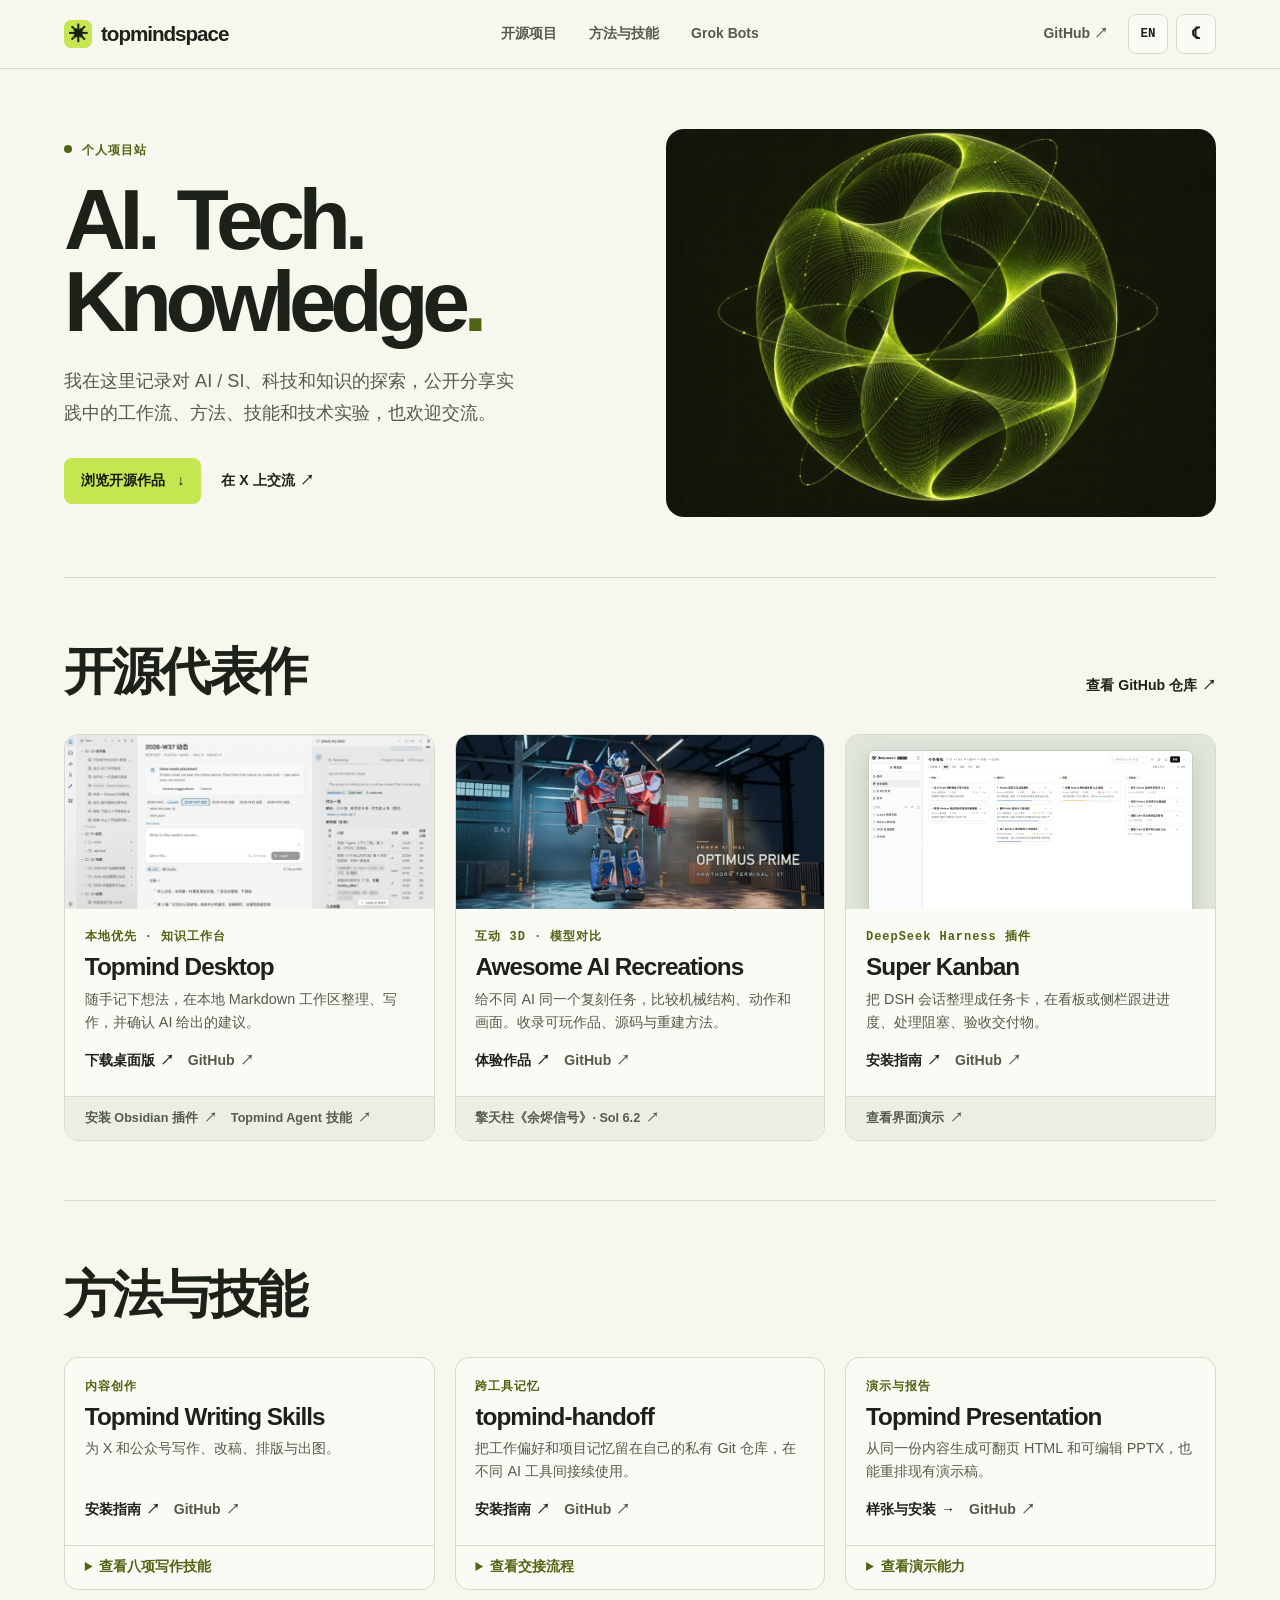
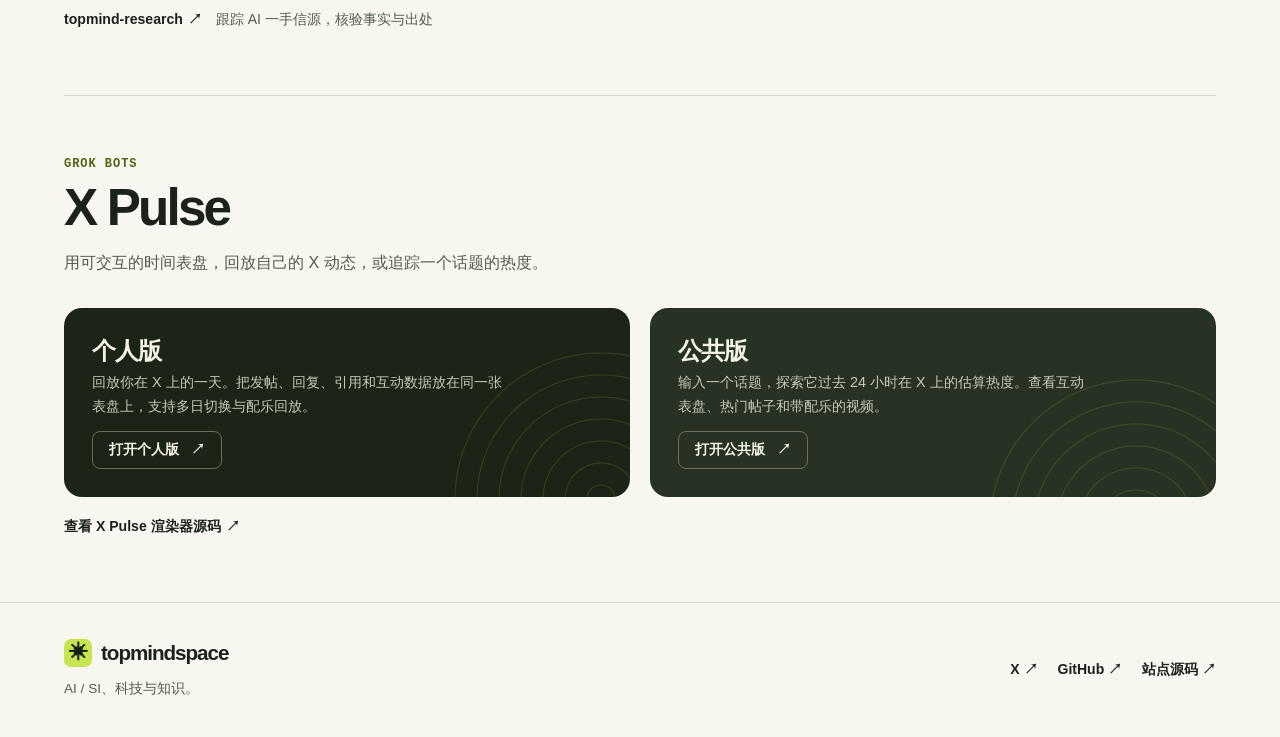
<file: index.html>
<!DOCTYPE html>
<html lang="zh-CN" data-i18n-base="i18n">
<head>
    <meta charset="UTF-8">
    <meta name="viewport" content="width=device-width, initial-scale=1">
    <title data-i18n="site_title">AI · Tech · Knowledge | topmindspace</title>
    <meta name="description" data-i18n-meta="content:site_description" content="探索 AI / SI、科技与个人知识管理，公开分享工作流、方法、技能与技术实验。">
    <meta name="author" content="mspd">
    <meta name="theme-color" content="#f7f7ef">
    <link rel="canonical" href="https://topmindspace.github.io/">
    <link rel="icon" type="image/png" href="assets/img/work/mark.png">
    <meta property="og:type" content="website">
    <meta property="og:site_name" content="topmindspace">
    <meta property="og:title" content="AI · Tech · Knowledge | topmindspace">
    <meta property="og:description" data-i18n-meta="content:site_description" content="探索 AI / SI、科技与个人知识管理，公开分享工作流、方法、技能与技术实验。">
    <meta property="og:url" content="https://topmindspace.github.io/">
    <meta property="og:image" content="https://topmindspace.github.io/assets/img/work/share-topmindspace.jpg">
    <meta property="og:image:width" content="1200">
    <meta property="og:image:height" content="630">
    <meta property="og:image:alt" content="AI · Tech · Knowledge / topmindspace">
    <meta property="og:locale" data-i18n-meta="content:og_locale" content="zh_CN">
    <meta property="og:locale:alternate" content="en_US">
    <meta name="twitter:card" content="summary_large_image">
    <meta name="twitter:site" content="@mspd4100">
    <meta name="twitter:image" content="https://topmindspace.github.io/assets/img/work/share-topmindspace.jpg">
    <script type="application/ld+json">
    {
      "@context": "https://schema.org",
      "@type": "WebSite",
      "name": "AI · Tech · Knowledge",
      "url": "https://topmindspace.github.io/",
      "inLanguage": ["zh-CN", "en"],
      "author": {"@type": "Person", "name": "mspd", "sameAs": "https://x.com/mspd4100"}
    }
    </script>
    <script src="assets/js/theme.js"></script>
    <link rel="stylesheet" href="assets/css/home.css">
    <script src="assets/js/i18n.js" defer></script>
    <script src="assets/js/main.js" defer></script>
</head>
<body>
    <a href="#main" class="skip-link" data-i18n="skip_link">跳到主要内容</a>
    <header class="topbar" id="nav">
        <div class="wrap topbar__inner">
            <a href="./" class="wordmark"><span class="mark" aria-hidden="true">✳</span>topmindspace</a>
            <nav class="topbar__links" id="navLinks" data-i18n-attr="aria-label:nav_aria_label" aria-label="主导航">
                <a class="nav__link" href="#projects" data-i18n="nav_projects">开源项目</a>
                <a class="nav__link" href="#index" data-i18n="nav_index">方法与技能</a>
                <a class="nav__link" href="#bots" data-i18n="nav_bots">Grok Bots</a>
            </nav>
            <div class="topbar__actions">
                <a class="topbar__github" href="https://github.com/topmindspace" target="_blank" rel="noopener noreferrer">GitHub <span aria-hidden="true">↗</span></a>
                <button class="icon-btn" id="langToggle" type="button" aria-label="切换到英文"><span id="langCurrent">EN</span></button>
                <button class="icon-btn" id="themeToggle" type="button" data-i18n-attr="aria-label:theme_aria" aria-label="深色模式" aria-pressed="false"><span aria-hidden="true" class="when-light">☾</span><span aria-hidden="true" class="when-dark">☀</span></button>
                <button class="icon-btn topbar__burger" id="navBurger" type="button" aria-expanded="false" aria-controls="navLinks" aria-label="打开菜单"><span aria-hidden="true">☰</span></button>
            </div>
        </div>
    </header>

    <main id="main" tabindex="-1">
        <section class="wrap home-hero" aria-labelledby="hero-title">
            <div class="home-hero__copy">
                <p class="eyebrow"><span class="status-dot" aria-hidden="true"></span><span data-i18n="hero_eyebrow">个人项目站</span></p>
                <h1 id="hero-title" lang="en">AI. Tech.<br>Knowledge<span class="hero-period">.</span></h1>
                <p class="lede" data-i18n="hero_lede">我在这里记录对 AI / SI、科技和知识的探索，公开分享实践中的工作流、方法、技能和技术实验，也欢迎交流。</p>
                <div class="actions">
                    <a class="btn btn--primary" href="#projects"><span data-i18n="hero_projects">浏览开源作品</span><span aria-hidden="true">↓</span></a>
                    <a class="text-link" href="https://x.com/mspd4100" target="_blank" rel="noopener noreferrer"><span data-i18n="hero_contact">在 X 上交流</span> <span aria-hidden="true">↗</span></a>
                </div>
            </div>
            <div class="home-hero__art">
                <img src="assets/img/work/atlas.webp" width="1200" height="900" alt="" fetchpriority="high">
            </div>
        </section>

        <section class="wrap section" id="projects" tabindex="-1" aria-labelledby="projects-title">
            <div class="section__head section__head--split">
                <h2 class="headline" id="projects-title" data-i18n="projects_title">开源代表作</h2>
                <a class="text-link" href="https://github.com/orgs/topmindspace/repositories" target="_blank" rel="noopener noreferrer"><span data-i18n="all_repos">查看 GitHub 仓库</span> <span aria-hidden="true">↗</span></a>
            </div>
            <div class="work-grid">
                <article class="work" id="topmind" aria-labelledby="desktop-title">
                    <div class="work__media work__media--desktop">
                        <img src="assets/img/hero/00-desktop-stream.webp" width="1500" height="876" loading="lazy" decoding="async" data-i18n-attr="alt:desktop_alt" alt="Topmind Desktop 的动态流和 AI 对话界面">
                    </div>
                    <div class="work__body">
                        <p class="eyebrow" data-i18n="desktop_type">本地优先 · 知识工作台</p>
                        <h3 id="desktop-title">Topmind Desktop</h3>
                        <p data-i18n="desktop_desc">随手记下想法，在本地 Markdown 工作区整理、写作，并确认 AI 给出的建议。</p>
                        <div class="actions">
                            <a class="text-link" href="https://github.com/topmindspace/topmind/releases" target="_blank" rel="noopener noreferrer"><span data-i18n="desktop_download">下载桌面版</span> <span aria-hidden="true">↗</span></a>
                            <a class="text-link text-link--muted" href="https://github.com/topmindspace/topmind" target="_blank" rel="noopener noreferrer">GitHub <span aria-hidden="true">↗</span></a>
                        </div>
                    </div>
                    <ul class="work__links" id="knowledge">
                        <li id="obsidian"><a href="https://community.obsidian.md/plugins/topmind-stream" target="_blank" rel="noopener noreferrer"><span data-i18n="obsidian_install">安装 Obsidian 插件</span> <span aria-hidden="true">↗</span></a></li>
                        <li id="skills"><a href="https://github.com/topmindspace/topmind-skills" target="_blank" rel="noopener noreferrer"><span data-i18n="skills_open">Topmind Agent 技能</span> <span aria-hidden="true">↗</span></a></li>
                    </ul>
                </article>

                <article class="work" id="recreations" aria-labelledby="recreations-title">
                    <div class="work__media work__media--film">
                        <img src="assets/img/work/optimus-ember-signal.webp" width="1000" height="419" loading="lazy" decoding="async" data-i18n-attr="alt:recreations_alt" alt="GPT-6.2 Sol 复刻的擎天柱，出自《余烬信号》剧照">
                    </div>
                    <div class="work__body">
                        <p class="eyebrow" data-i18n="recreations_type">互动 3D · 模型对比</p>
                        <h3 id="recreations-title">Awesome AI Recreations</h3>
                        <p data-i18n="recreations_desc">给不同 AI 同一个复刻任务，比较机械结构、动作和画面。收录可玩作品、源码与重建方法。</p>
                        <div class="actions">
                            <a class="text-link" href="https://topmindspace.github.io/awesome-ai-recreations/" target="_blank" rel="noopener noreferrer"><span data-i18n="recreations_demo">体验作品</span> <span aria-hidden="true">↗</span></a>
                            <a class="text-link text-link--muted" href="https://github.com/topmindspace/awesome-ai-recreations" target="_blank" rel="noopener noreferrer">GitHub <span aria-hidden="true">↗</span></a>
                        </div>
                    </div>
                    <ul class="work__links">
                        <li><a href="https://github.com/topmindspace/awesome-ai-recreations/tree/main/cases/optimus-prime-2007/models/gpt-6-2-sol" target="_blank" rel="noopener noreferrer"><span data-i18n="recreations_still">擎天柱《余烬信号》· Sol 6.2</span> <span aria-hidden="true">↗</span></a></li>
                    </ul>
                </article>

                <article class="work" id="dsh" aria-labelledby="dsh-title">
                    <div class="work__media work__media--kanban">
                        <img src="assets/img/work/super-kanban.webp" width="1200" height="657" loading="lazy" decoding="async" data-i18n-attr="alt:dsh_alt" alt="Super Kanban 全页任务看板，使用演示数据">
                    </div>
                    <div class="work__body">
                        <p class="eyebrow" data-i18n="dsh_type">DeepSeek Harness 插件</p>
                        <h3 id="dsh-title">Super Kanban</h3>
                        <p data-i18n="dsh_desc">把 DSH 会话整理成任务卡，在看板或侧栏跟进进度、处理阻塞、验收交付物。</p>
                        <div class="actions">
                            <a class="text-link" href="https://github.com/topmindspace/dsh-super-kanban/blob/main/docs/INSTALL.md" target="_blank" rel="noopener noreferrer"><span data-i18n="install_guide">安装指南</span> <span aria-hidden="true">↗</span></a>
                            <a class="text-link text-link--muted" href="https://github.com/topmindspace/dsh-super-kanban" target="_blank" rel="noopener noreferrer">GitHub <span aria-hidden="true">↗</span></a>
                        </div>
                    </div>
                    <ul class="work__links">
                        <li><a href="https://github.com/topmindspace/dsh-super-kanban/blob/main/docs/SCREENSHOTS.md" target="_blank" rel="noopener noreferrer"><span data-i18n="kanban_preview">查看界面演示</span> <span aria-hidden="true">↗</span></a></li>
                    </ul>
                </article>
            </div>
        </section>

        <section class="wrap section" id="index" tabindex="-1" aria-labelledby="index-title">
            <div class="section__head" id="create">
                <h2 class="headline" id="index-title" data-i18n="index_title">方法与技能</h2>
            </div>
            <div class="work-grid work-grid--tools">
                <article class="work" id="writing" aria-labelledby="writing-title">
                    <div class="work__body">
                        <p class="eyebrow" data-i18n="writing_type">内容创作</p>
                        <h3 id="writing-title">Topmind Writing Skills</h3>
                        <p data-i18n="index_writing">为 X 和公众号写作、改稿、排版与出图。</p>
                        <div class="actions">
                            <a class="text-link" href="https://github.com/topmindspace/topmind-writing-skills#安装" target="_blank" rel="noopener noreferrer"><span data-i18n="install_guide">安装指南</span> <span aria-hidden="true">↗</span></a>
                            <a class="text-link text-link--muted" href="https://github.com/topmindspace/topmind-writing-skills" target="_blank" rel="noopener noreferrer">GitHub <span aria-hidden="true">↗</span></a>
                        </div>
                    </div>
                    <details class="work__details">
                        <summary data-i18n="writing_skills">查看八项写作技能</summary>
                        <ul class="detail-links">
                            <li><a href="https://github.com/topmindspace/topmind-writing-skills/tree/main/topmind-briefs" target="_blank" rel="noopener noreferrer"><span data-i18n="skill_briefs">快讯与干货短文</span><small>topmind-briefs <span aria-hidden="true">↗</span></small></a></li>
                            <li><a href="https://github.com/topmindspace/topmind-writing-skills/tree/main/topmind-viral-posts" target="_blank" rel="noopener noreferrer"><span data-i18n="skill_viral">X 段子与互动短帖</span><small>topmind-viral-posts <span aria-hidden="true">↗</span></small></a></li>
                            <li><a href="https://github.com/topmindspace/topmind-writing-skills/tree/main/topmind-x-article" target="_blank" rel="noopener noreferrer"><span data-i18n="skill_x">X 长文</span><small>topmind-x-article <span aria-hidden="true">↗</span></small></a></li>
                            <li><a href="https://github.com/topmindspace/topmind-writing-skills/tree/main/topmind-wechat-post" target="_blank" rel="noopener noreferrer"><span data-i18n="skill_wechat">公众号长文</span><small>topmind-wechat-post <span aria-hidden="true">↗</span></small></a></li>
                            <li><a href="https://github.com/topmindspace/topmind-writing-skills/tree/main/topmind-revise" target="_blank" rel="noopener noreferrer"><span data-i18n="skill_revise">改稿与审校</span><small>topmind-revise <span aria-hidden="true">↗</span></small></a></li>
                            <li><a href="https://github.com/topmindspace/topmind-writing-skills/tree/main/topmind-format" target="_blank" rel="noopener noreferrer"><span data-i18n="skill_format">纯文本排版</span><small>topmind-format <span aria-hidden="true">↗</span></small></a></li>
                            <li><a href="https://github.com/topmindspace/topmind-writing-skills/tree/main/topmind-cover" target="_blank" rel="noopener noreferrer"><span data-i18n="skill_cover">封面与缩略图</span><small>topmind-cover <span aria-hidden="true">↗</span></small></a></li>
                            <li><a href="https://github.com/topmindspace/topmind-writing-skills/tree/main/topmind-poster" target="_blank" rel="noopener noreferrer"><span data-i18n="skill_poster">长图与信息图</span><small>topmind-poster <span aria-hidden="true">↗</span></small></a></li>
                        </ul>
                    </details>
                </article>

                <article class="work" id="handoff" aria-labelledby="handoff-title">
                    <div class="work__body">
                        <p class="eyebrow" data-i18n="handoff_type">跨工具记忆</p>
                        <h3 id="handoff-title">topmind-handoff</h3>
                        <p data-i18n="handoff_desc">把工作偏好和项目记忆留在自己的私有 Git 仓库，在不同 AI 工具间接续使用。</p>
                        <div class="actions">
                            <a class="text-link" href="https://github.com/topmindspace/topmind-handoff#安装和更新" target="_blank" rel="noopener noreferrer"><span data-i18n="install_guide">安装指南</span> <span aria-hidden="true">↗</span></a>
                            <a class="text-link text-link--muted" href="https://github.com/topmindspace/topmind-handoff" target="_blank" rel="noopener noreferrer">GitHub <span aria-hidden="true">↗</span></a>
                        </div>
                    </div>
                    <details class="work__details">
                        <summary data-i18n="handoff_flow">查看交接流程</summary>
                        <ol class="detail-steps">
                            <li data-i18n="handoff_step_git">各工具把更新写入私有 Git 仓库</li>
                            <li data-i18n="handoff_step_compile">在本机编译共享视图和场景视图</li>
                            <li data-i18n="handoff_step_package">需要时导出便携 Markdown 交接包</li>
                        </ol>
                    </details>
                </article>

                <article class="work" id="presentation" aria-labelledby="presentation-title">
                    <div class="work__body">
                        <p class="eyebrow" data-i18n="presentation_type">演示与报告</p>
                        <h3 id="presentation-title">Topmind Presentation</h3>
                        <p data-i18n="index_presentation">从同一份内容生成可翻页 HTML 和可编辑 PPTX，也能重排现有演示稿。</p>
                        <div class="actions">
                            <a class="text-link" href="presentation/"><span data-i18n="presentation_examples">样张与安装</span> <span aria-hidden="true">→</span></a>
                            <a class="text-link text-link--muted" href="https://github.com/topmindspace/topmind-presentation" target="_blank" rel="noopener noreferrer">GitHub <span aria-hidden="true">↗</span></a>
                        </div>
                    </div>
                    <details class="work__details">
                        <summary data-i18n="presentation_details">查看演示能力</summary>
                        <ul class="detail-links">
                            <li><a href="presentation/#modes"><span data-i18n="presentation_modes">汇报、研究与架构样张</span> <span aria-hidden="true">→</span></a></li>
                            <li><a href="presentation/#styles"><span data-i18n="pp_styles_eyebrow">12 套风格</span> <span aria-hidden="true">→</span></a></li>
                            <li><a href="presentation/#beautify"><span data-i18n="presentation_redesign">PPT 美化前后对照</span> <span aria-hidden="true">→</span></a></li>
                        </ul>
                    </details>
                </article>
            </div>
            <p class="research-link" id="research"><a class="text-link" href="https://github.com/topmindspace/topmind-research" target="_blank" rel="noopener noreferrer">topmind-research <span aria-hidden="true">↗</span></a><span data-i18n="index_research">跟踪 AI 一手信源，核验事实与出处</span></p>
        </section>

        <section class="wrap section" id="bots" tabindex="-1" aria-labelledby="bots-title">
            <div class="section__head">
                <p class="eyebrow">GROK BOTS</p>
                <h2 class="headline" id="bots-title">X Pulse</h2>
                <p class="section__lead" data-i18n="bots_lead">用可交互的时间表盘，回放自己的 X 动态，或追踪一个话题的热度。</p>
            </div>
            <div class="bot-grid">
                <article class="bot bot--personal">
                    <h3 data-i18n="personal_title">个人版</h3>
                    <p data-i18n="personal_desc">回放你在 X 上的一天。把发帖、回复、引用和互动数据放在同一张表盘上，支持多日切换与配乐回放。</p>
                    <a class="btn btn--bot" href="https://x.ai/bot/WXXQICyJA3NiSUumZ8uPq" target="_blank" rel="noopener noreferrer"><span data-i18n="personal_open">打开个人版</span> <span aria-hidden="true">↗</span></a>
                </article>
                <article class="bot bot--public">
                    <h3 data-i18n="public_title">公共版</h3>
                    <p data-i18n="public_desc">输入一个话题，探索它过去 24 小时在 X 上的估算热度。查看互动表盘、热门帖子和带配乐的视频。</p>
                    <a class="btn btn--bot" href="https://x.ai/bot/xddKCOqGlqVtILAv4O3Lq" target="_blank" rel="noopener noreferrer"><span data-i18n="public_open">打开公共版</span> <span aria-hidden="true">↗</span></a>
                </article>
            </div>
            <p class="bot-source"><a class="text-link" href="https://github.com/topmindspace/x-pulse-bot" target="_blank" rel="noopener noreferrer"><span data-i18n="bot_source">查看 X Pulse 渲染器源码</span> <span aria-hidden="true">↗</span></a></p>
        </section>

    </main>

    <footer class="footer" id="about">
        <div class="wrap footer__inner">
            <div>
                <a class="wordmark" href="./"><span class="mark" aria-hidden="true">✳</span>topmindspace</a>
                <p data-i18n="footer_tagline">AI / SI、科技与知识。</p>
            </div>
            <nav class="footer__links" data-i18n-attr="aria-label:footer_links" aria-label="外部链接">
                <a href="https://x.com/mspd4100" target="_blank" rel="noopener noreferrer">X <span aria-hidden="true">↗</span></a>
                <a href="https://github.com/topmindspace" target="_blank" rel="noopener noreferrer">GitHub <span aria-hidden="true">↗</span></a>
                <a href="https://github.com/topmindspace/topmindspace.github.io" target="_blank" rel="noopener noreferrer"><span data-i18n="footer_source">站点源码</span> <span aria-hidden="true">↗</span></a>
            </nav>
        </div>
    </footer>
</body>
</html>
</file>
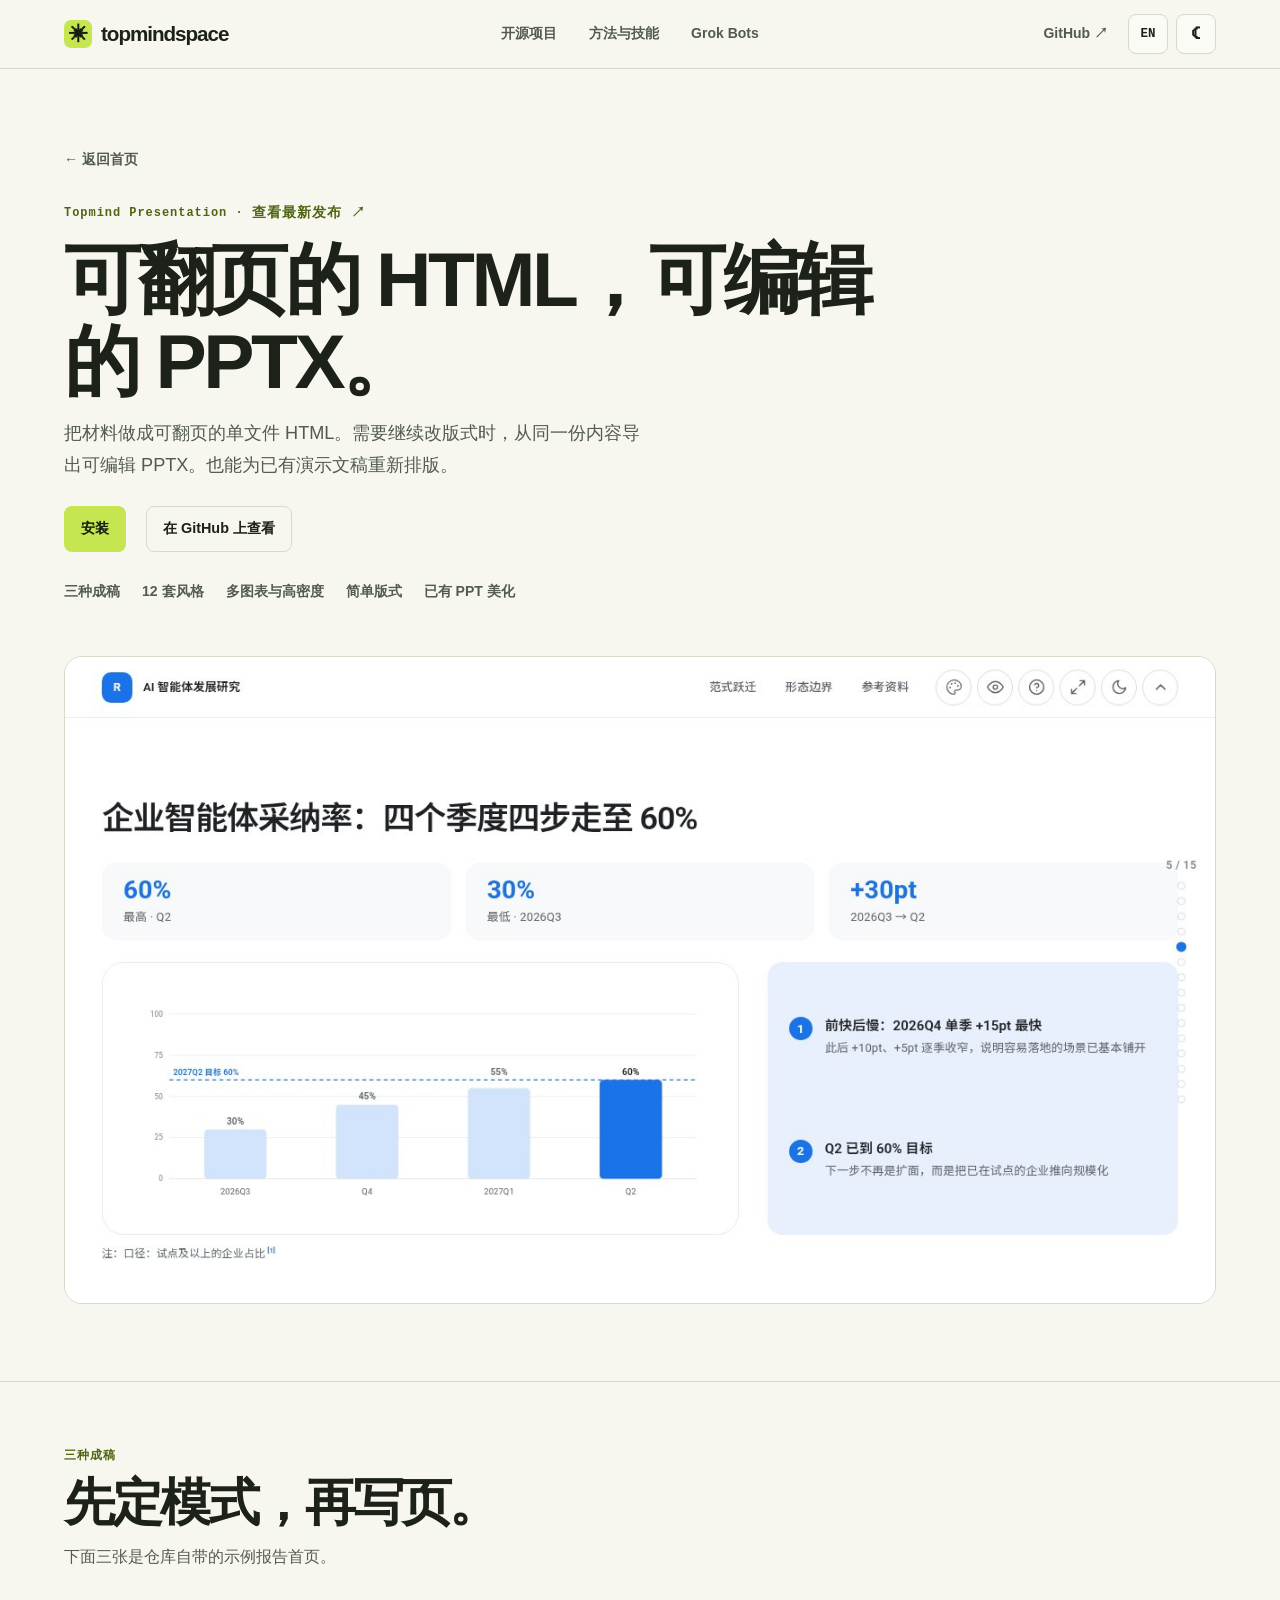
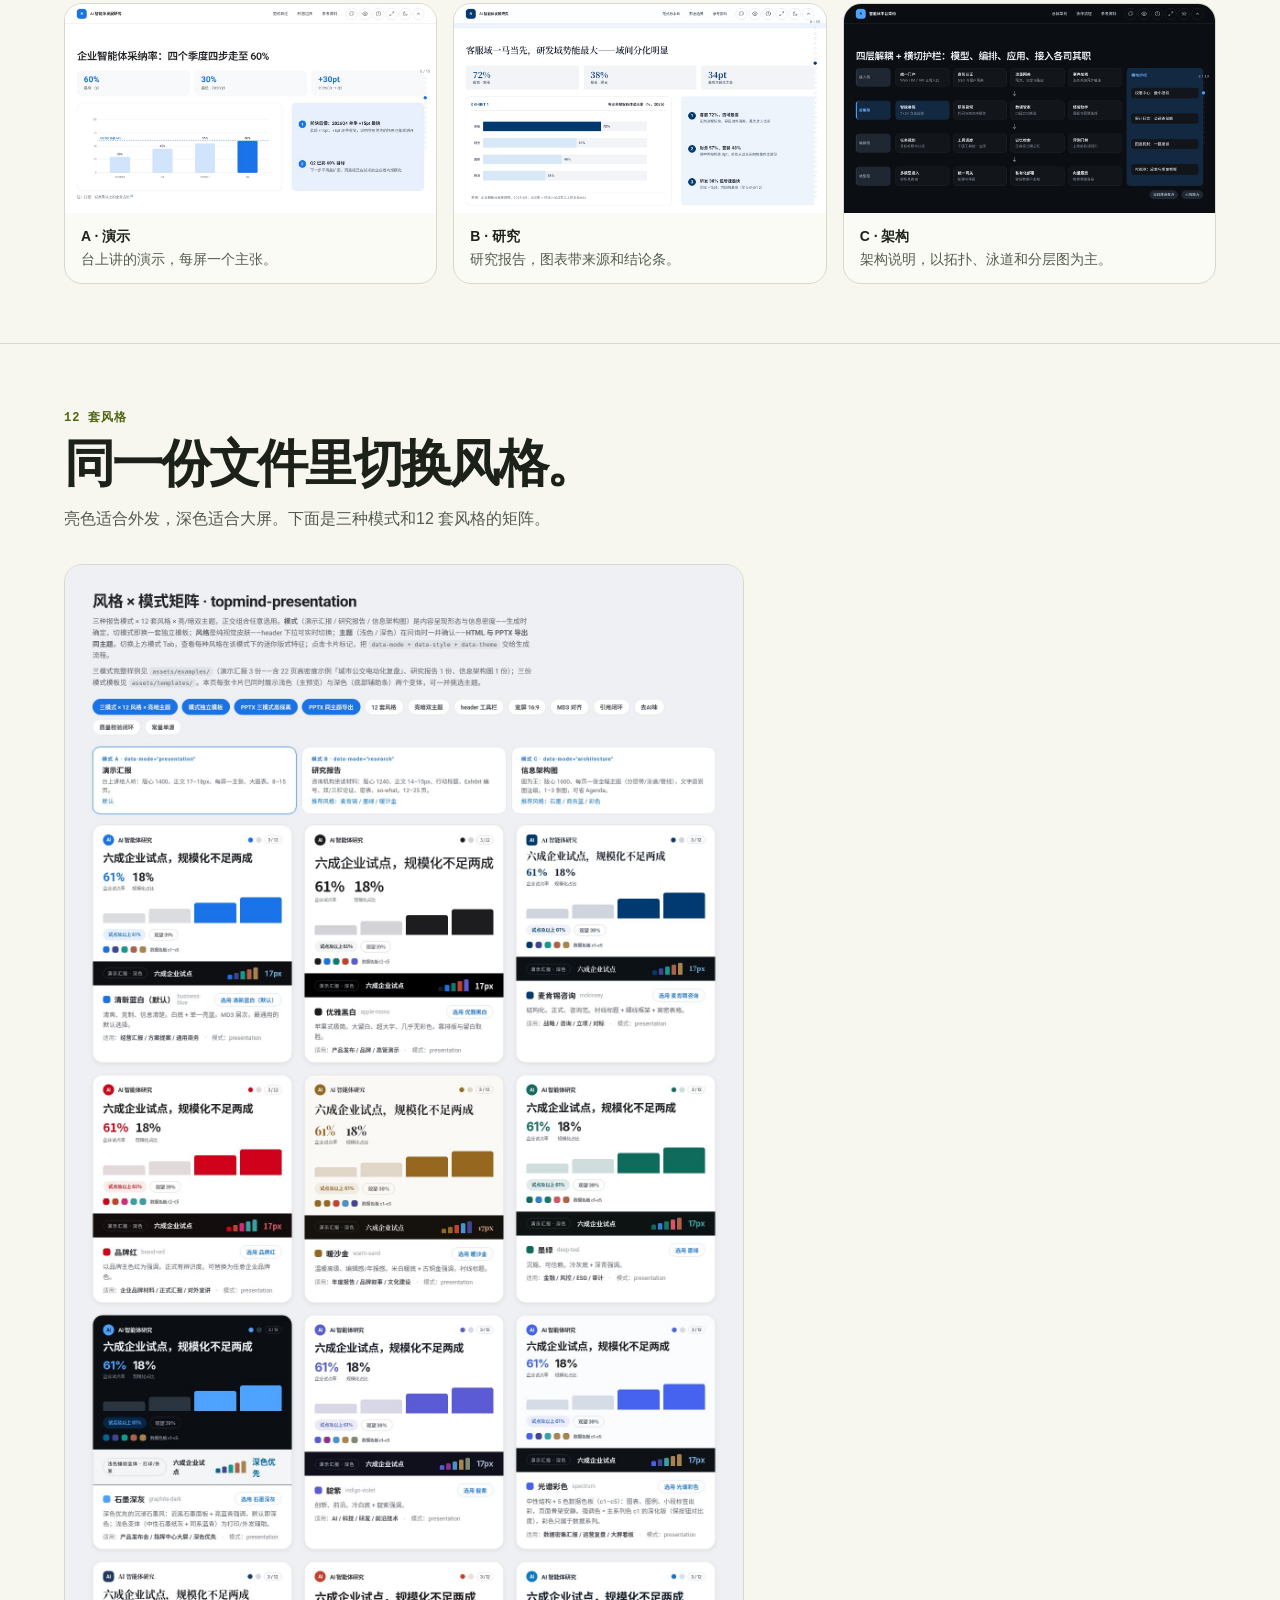
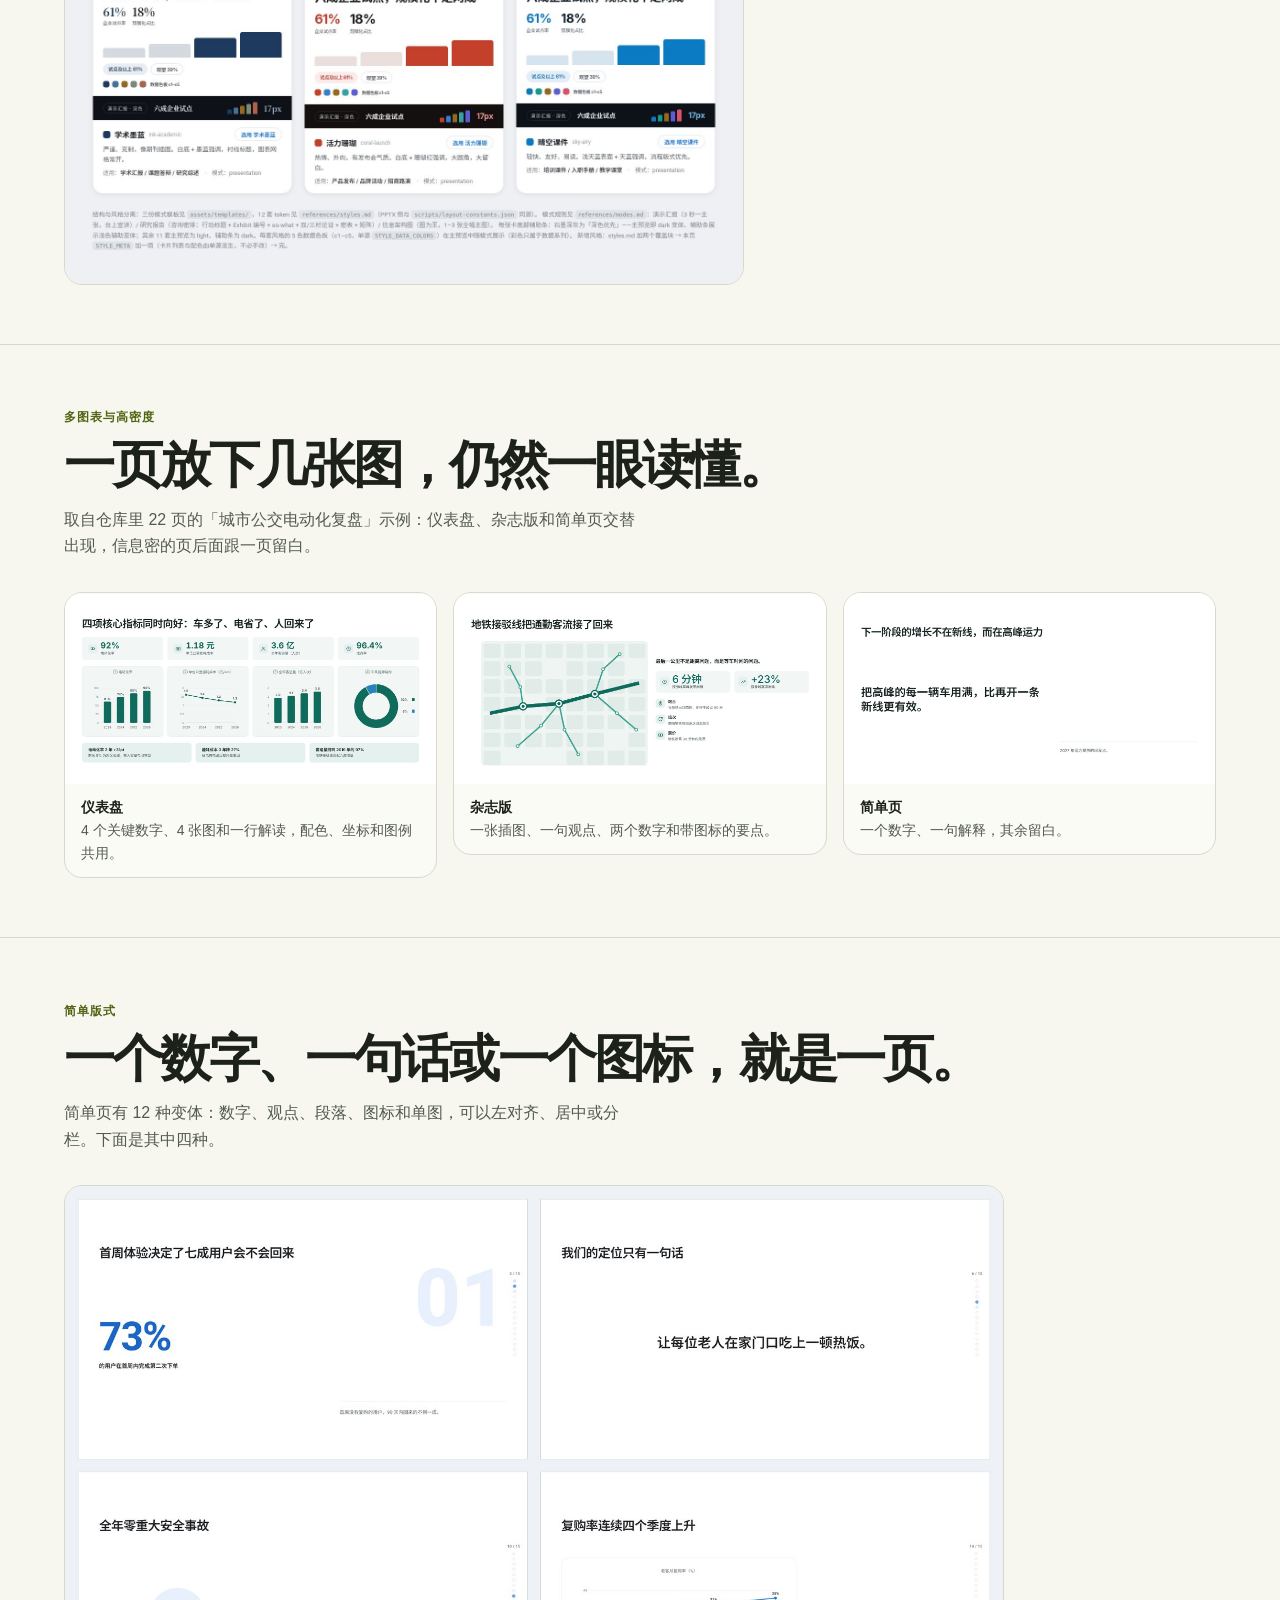
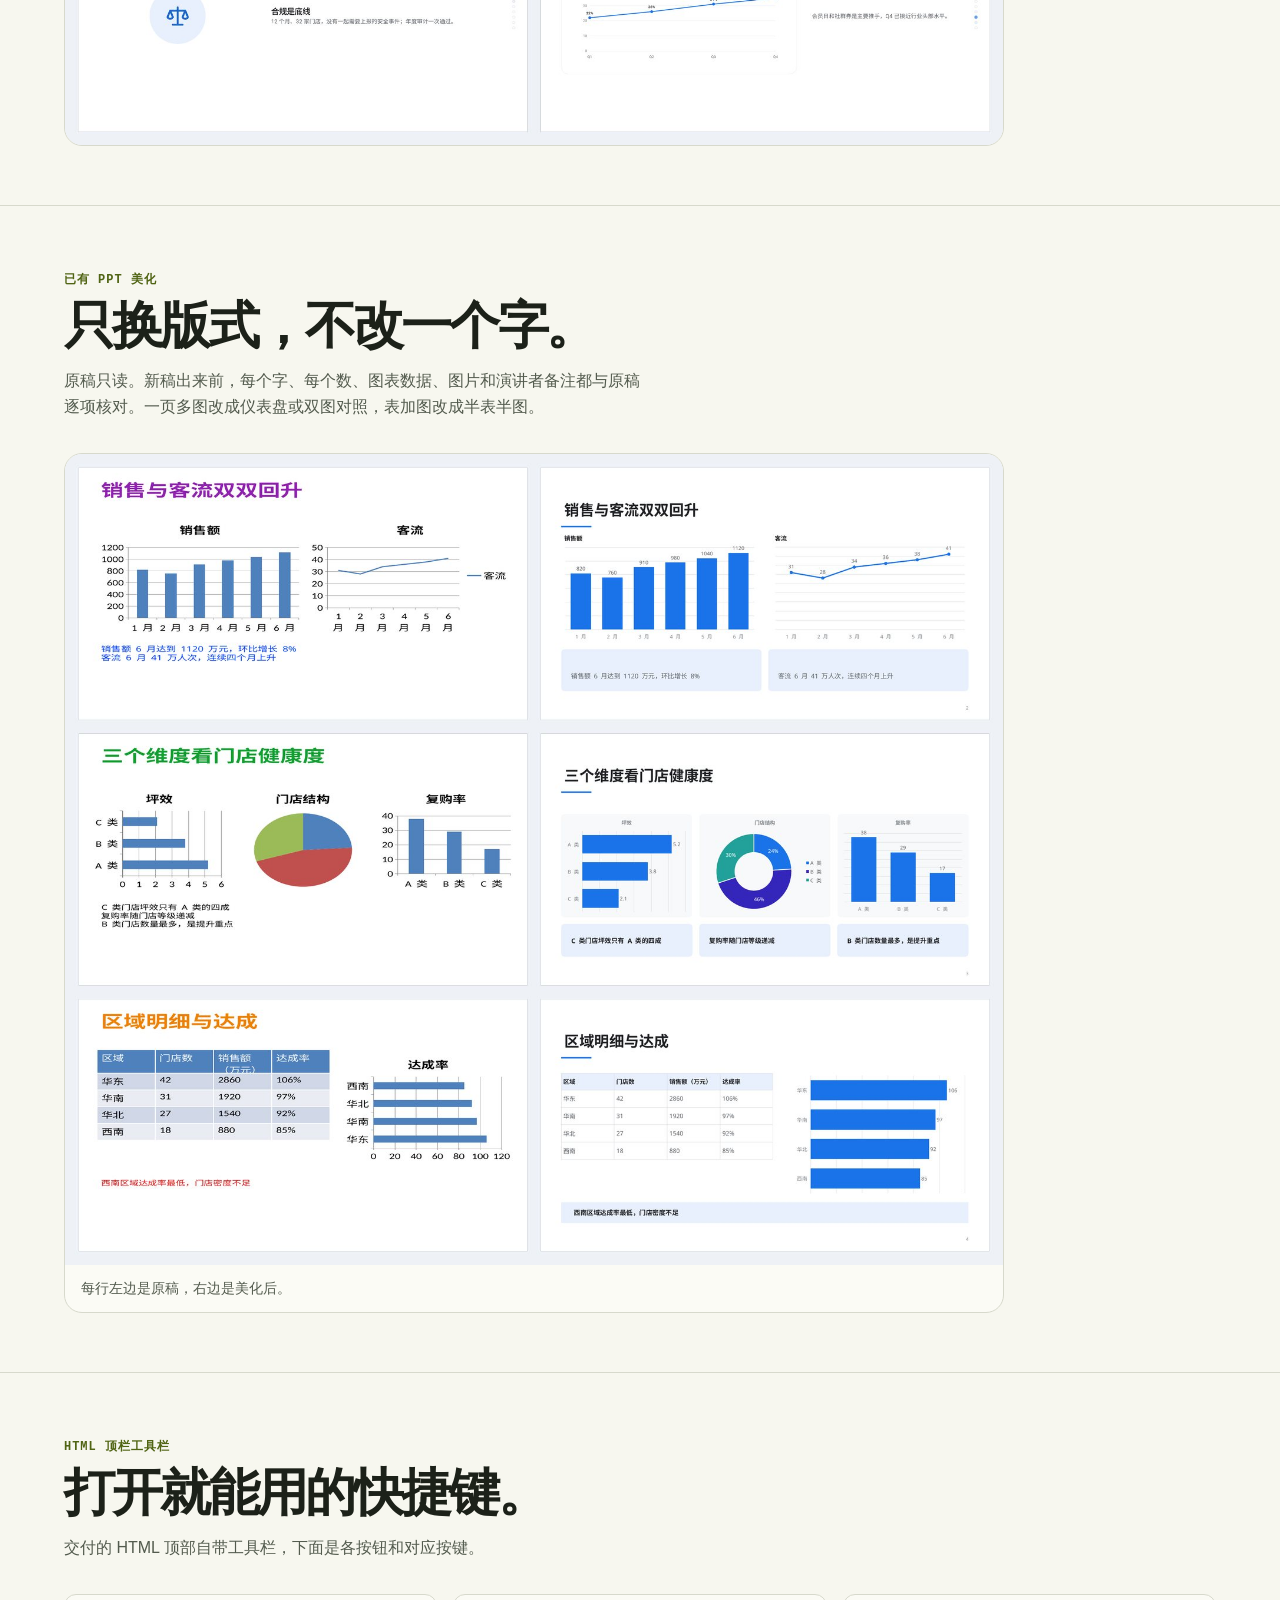
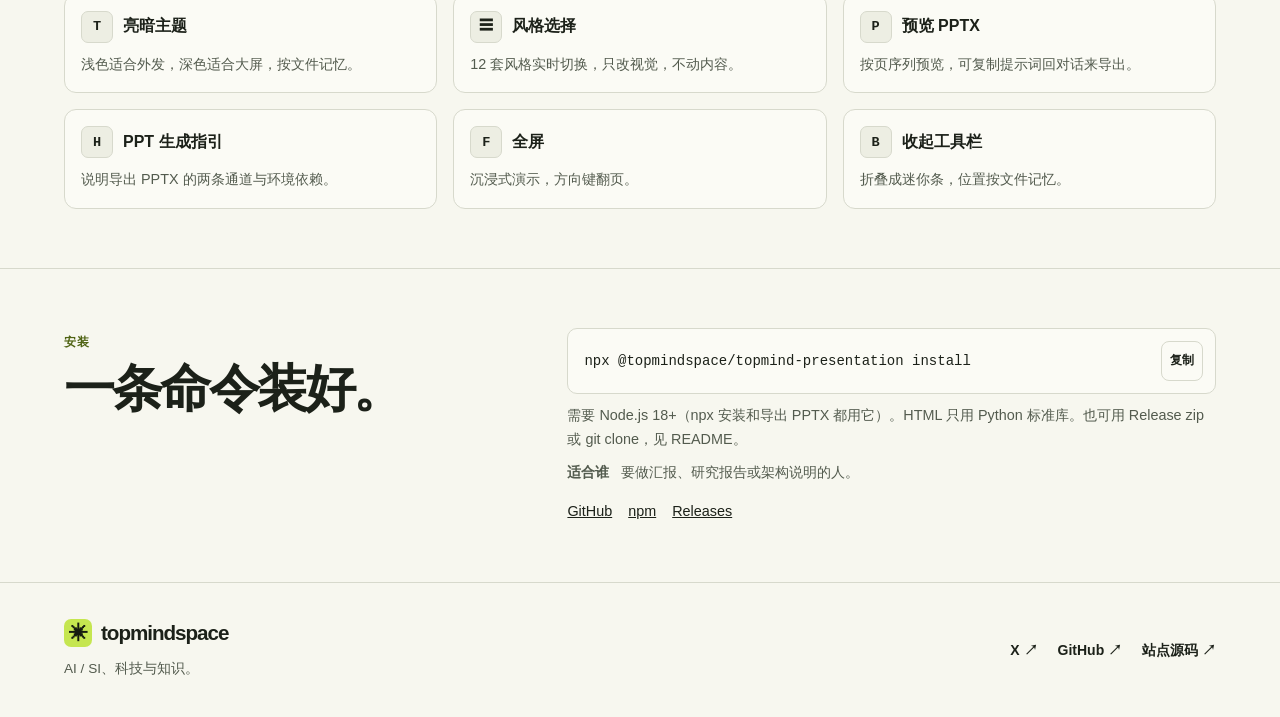
<file: presentation/index.html>
<!DOCTYPE html>
<html lang="zh-CN" data-i18n-base="../i18n">
<head>
  <meta charset="UTF-8">
  <meta name="viewport" content="width=device-width, initial-scale=1.0">
  <title data-i18n="pp_meta_title">Topmind Presentation｜HTML 幻灯片与可编辑 PPTX</title>
  <meta name="description" data-i18n-meta="content:pp_meta_description" content="Topmind Presentation 做正式商务演示：台上演示、研究报告、架构说明。日常交付可翻页 HTML，需要时导出可编辑 PPTX，12 套风格。">
  <meta name="author" content="TopMindSpace">
  <meta name="robots" content="index, follow">
  <meta name="theme-color" content="#f7f7ef">
  <link rel="canonical" href="https://topmindspace.github.io/presentation/">

  <meta property="og:title" data-i18n-meta="content:pp_meta_title" content="Topmind Presentation｜HTML 幻灯片与可编辑 PPTX">
  <meta property="og:description" data-i18n-meta="content:pp_meta_description" content="Topmind Presentation 做正式商务演示：台上演示、研究报告、架构说明。日常交付可翻页 HTML，需要时导出可编辑 PPTX，12 套风格。">
  <meta property="og:type" content="website">
  <meta property="og:url" content="https://topmindspace.github.io/presentation/">
  <meta property="og:image" content="https://topmindspace.github.io/assets/img/presentation/sample-presentation.jpg">
  <meta property="og:site_name" content="Topmindspace">
  <meta property="og:locale" data-i18n-meta="content:og_locale" content="zh_CN">
  <meta property="og:locale:alternate" content="en_US">

  <meta name="twitter:card" content="summary_large_image">
  <meta name="twitter:title" data-i18n-meta="content:pp_meta_title" content="Topmind Presentation｜HTML 幻灯片与可编辑 PPTX">
  <meta name="twitter:description" data-i18n-meta="content:pp_meta_description" content="Topmind Presentation 做正式商务演示：台上演示、研究报告、架构说明。日常交付可翻页 HTML，需要时导出可编辑 PPTX，12 套风格。">
  <meta name="twitter:image" content="https://topmindspace.github.io/assets/img/presentation/sample-presentation.jpg">
  <meta name="twitter:site" content="@mspd4100">

  <link rel="icon" type="image/png" href="../assets/img/work/mark.png">
  <script src="../assets/js/theme.js"></script>
  <link rel="stylesheet" href="../assets/css/home.css">

  <script type="application/ld+json">
  {
    "@context": "https://schema.org",
    "@type": "SoftwareApplication",
    "name": "Topmind Presentation",
    "applicationCategory": "DeveloperApplication",
    "downloadUrl": "https://www.npmjs.com/package/@topmindspace/topmind-presentation",
    "url": "https://github.com/topmindspace/topmind-presentation",
    "publisher": {"@type": "Organization", "name": "TopMindSpace", "url": "https://github.com/topmindspace"}
  }
  </script>
</head>
<body>
    <a href="#main" class="skip-link" data-i18n="skip_link">跳到主要内容</a>

    <header class="topbar" id="nav">
        <div class="wrap topbar__inner">
            <a href="../" class="wordmark"><span class="mark" aria-hidden="true">✳</span>topmindspace</a>
            <nav class="topbar__links" id="navLinks" data-i18n-attr="aria-label:nav_aria_label" aria-label="主导航">
                <a class="nav__link" href="../#projects" data-i18n="nav_projects">开源项目</a>
                <a class="nav__link" href="../#index" data-i18n="nav_index">方法与技能</a>
                <a class="nav__link" href="../#bots" data-i18n="nav_bots">Grok Bots</a>
            </nav>
            <div class="topbar__actions">
                <a class="topbar__github" href="https://github.com/topmindspace" target="_blank" rel="noopener noreferrer">GitHub <span aria-hidden="true">↗</span></a>
                <button class="icon-btn" id="langToggle" type="button" aria-label="切换到英文"><span id="langCurrent">EN</span></button>
                <button class="icon-btn" id="themeToggle" type="button" data-i18n-attr="aria-label:theme_aria" aria-label="深色模式" aria-pressed="false"><span aria-hidden="true" class="when-light">☾</span><span aria-hidden="true" class="when-dark">☀</span></button>
                <button class="icon-btn topbar__burger" id="navBurger" type="button" aria-expanded="false" aria-controls="navLinks" aria-label="打开菜单"><span aria-hidden="true">☰</span></button>
            </div>
        </div>
    </header>

    <main id="main" tabindex="-1">
        <section class="detail-hero" aria-labelledby="pp-title">
            <div class="wrap">
                <a class="text-link text-link--muted" href="../" data-i18n="pp_back">← 返回首页</a>
                <p class="eyebrow">Topmind Presentation · <a class="text-link" href="https://github.com/topmindspace/topmind-presentation/releases/latest" target="_blank" rel="noopener noreferrer" data-i18n="link_latest">查看最新发布 ↗</a></p>
                <h1 id="pp-title" class="display" data-i18n="pp_title">可翻页的 HTML，可编辑的 PPTX。</h1>
                <p class="lede" data-i18n="pp_lede">把材料做成可翻页的单文件 HTML。需要继续改版式时，从同一份内容导出可编辑 PPTX。也能为已有演示文稿重新排版。</p>
                <div class="actions">
                    <a class="btn btn--primary" href="#install" data-i18n="pp_cta_install">安装</a>
                    <a class="btn btn--outline" href="https://github.com/topmindspace/topmind-presentation" target="_blank" rel="noopener noreferrer" data-i18n="hero_cta_github">在 GitHub 上查看</a>
                </div>
                <nav class="detail-nav" data-i18n-attr="aria-label:detail_nav" aria-label="页内导航">
                    <a class="text-link" href="#modes" data-i18n="pp_modes_eyebrow">三种成稿</a>
                    <a class="text-link" href="#styles" data-i18n="pp_styles_eyebrow">12 套风格</a>
                    <a class="text-link" href="#dense" data-i18n="pp_dense_eyebrow">多图表与高密度</a>
                    <a class="text-link" href="#simple" data-i18n="pp_simple_eyebrow">简单版式</a>
                    <a class="text-link" href="#beautify" data-i18n="pp_beautify_eyebrow">已有 PPT 美化</a>
                </nav>
                <figure class="shot">
                    <img src="../assets/img/presentation/sample-presentation.jpg" width="1280" height="720" fetchpriority="high" data-i18n-attr="alt:pres_sample_a_alt" alt="演示模式样张：business-blue 风格的封面页">
                </figure>
            </div>
        </section>

        <section class="section" id="modes" aria-labelledby="modes-title">
            <div class="wrap">
                <div class="section__head">
                    <span class="eyebrow" data-i18n="pp_modes_eyebrow">三种成稿</span>
                    <h2 id="modes-title" class="headline" data-i18n="pp_modes_title">先定模式，再写页。</h2>
                    <p class="body" data-i18n="pp_modes_lead">下面三张是仓库自带的示例报告首页。</p>
                </div>
                <ul class="samples">
                    <li><figure class="shot"><img src="../assets/img/presentation/sample-presentation.jpg" width="1280" height="720" loading="lazy" data-i18n-attr="alt:pres_sample_a_alt" alt="演示模式样张：business-blue 风格的封面页"><figcaption><strong data-i18n="pp_mode_a_t">A · 演示</strong><span data-i18n="pp_mode_a_d">台上讲的演示，每屏一个主张。</span></figcaption></figure></li>
                    <li><figure class="shot"><img src="../assets/img/presentation/sample-report.jpg" width="1280" height="720" loading="lazy" data-i18n-attr="alt:pres_sample_b_alt" alt="研究模式样张：mckinsey 风格的封面页"><figcaption><strong data-i18n="pp_mode_b_t">B · 研究</strong><span data-i18n="pp_mode_b_d">研究报告，图表带来源和结论条。</span></figcaption></figure></li>
                    <li><figure class="shot"><img src="../assets/img/presentation/sample-architecture.jpg" width="1280" height="720" loading="lazy" data-i18n-attr="alt:pres_sample_c_alt" alt="架构模式样张：graphite-dark 风格的封面页"><figcaption><strong data-i18n="pp_mode_c_t">C · 架构</strong><span data-i18n="pp_mode_c_d">架构说明，以拓扑、泳道和分层图为主。</span></figcaption></figure></li>
                </ul>
            </div>
        </section>

        <section class="section" id="styles" aria-labelledby="styles-title">
            <div class="wrap">
                <div class="section__head">
                    <span class="eyebrow" data-i18n="pp_styles_eyebrow">12 套风格</span>
                    <h2 id="styles-title" class="headline" data-i18n="pp_styles_title">同一份文件里切换风格。</h2>
                    <p class="body" data-i18n="pp_styles_lead">亮色适合外发，深色适合大屏。下面是三种模式和12 套风格的矩阵。</p>
                </div>
                <figure class="matrix shot">
                    <img src="../assets/img/presentation/theme-overview.jpg" width="1480" height="2878" loading="lazy" data-i18n-attr="alt:pp_styles_alt" alt="Topmind Presentation 风格矩阵：演示、研究、架构三种模式与12 套风格">
                </figure>
            </div>
        </section>

        <section class="section" id="dense" aria-labelledby="dense-title">
            <div class="wrap">
                <div class="section__head">
                    <span class="eyebrow" data-i18n="pp_dense_eyebrow">多图表与高密度</span>
                    <h2 id="dense-title" class="headline" data-i18n="pp_dense_title">一页放下几张图，仍然一眼读懂。</h2>
                    <p class="body" data-i18n="pp_dense_lead">取自仓库里 22 页的「城市公交电动化复盘」示例：仪表盘、杂志版和简单页交替出现，信息密的页后面跟一页留白。</p>
                </div>
                <ul class="samples">
                    <li><figure class="shot"><img src="../assets/img/presentation/dense-dashboard.jpg" width="1440" height="743" loading="lazy" data-i18n-attr="alt:pp_dense_dash_alt" alt="仪表盘页：4 个关键数字、4 张图和一行解读"><figcaption><strong data-i18n="pp_dense_dash_t">仪表盘</strong><span data-i18n="pp_dense_dash_d">4 个关键数字、4 张图和一行解读，配色、坐标和图例共用。</span></figcaption></figure></li>
                    <li><figure class="shot"><img src="../assets/img/presentation/dense-magazine.jpg" width="1440" height="743" loading="lazy" data-i18n-attr="alt:pp_dense_mag_alt" alt="杂志版页：插图、观点句、两个数字和带图标的要点"><figcaption><strong data-i18n="pp_dense_mag_t">杂志版</strong><span data-i18n="pp_dense_mag_d">一张插图、一句观点、两个数字和带图标的要点。</span></figcaption></figure></li>
                    <li><figure class="shot"><img src="../assets/img/presentation/dense-focus.jpg" width="1440" height="743" loading="lazy" data-i18n-attr="alt:pp_dense_focus_alt" alt="简单页：一个大数字和一句解释"><figcaption><strong data-i18n="pp_dense_focus_t">简单页</strong><span data-i18n="pp_dense_focus_d">一个数字、一句解释，其余留白。</span></figcaption></figure></li>
                </ul>
            </div>
        </section>

        <section class="section" id="simple" aria-labelledby="simple-title">
            <div class="wrap">
                <div class="section__head">
                    <span class="eyebrow" data-i18n="pp_simple_eyebrow">简单版式</span>
                    <h2 id="simple-title" class="headline" data-i18n="pp_simple_title">一个数字、一句话或一个图标，就是一页。</h2>
                    <p class="body" data-i18n="pp_simple_lead">简单页有 12 种变体：数字、观点、段落、图标和单图，可以左对齐、居中或分栏。下面是其中四种。</p>
                </div>
                <figure class="matrix matrix--wide shot">
                    <img src="../assets/img/presentation/simple-layouts.jpg" width="1672" height="996" loading="lazy" data-i18n-attr="alt:pp_simple_alt" alt="四种简单页：大数字、居中观点句、图标加说明、单图加解读">
                </figure>
            </div>
        </section>

        <section class="section" id="beautify" aria-labelledby="beautify-title">
            <div class="wrap">
                <div class="section__head">
                    <span class="eyebrow" data-i18n="pp_beautify_eyebrow">已有 PPT 美化</span>
                    <h2 id="beautify-title" class="headline" data-i18n="pp_beautify_title">只换版式，不改一个字。</h2>
                    <p class="body" data-i18n="pp_beautify_lead">原稿只读。新稿出来前，每个字、每个数、图表数据、图片和演讲者备注都与原稿逐项核对。一页多图改成仪表盘或双图对照，表加图改成半表半图。</p>
                </div>
                <figure class="matrix matrix--wide shot">
                    <img src="../assets/img/presentation/beautify-before-after.jpg" width="1592" height="1377" loading="lazy" data-i18n-attr="alt:pp_beautify_alt" alt="运营复盘稿三页的美化前后对比：左边原稿，右边美化后">
                    <figcaption data-i18n="pp_beautify_cap">每行左边是原稿，右边是美化后。</figcaption>
                </figure>
            </div>
        </section>

        <section class="section" aria-labelledby="tool-title">
            <div class="wrap">
                <div class="section__head">
                    <span class="eyebrow" data-i18n="pp_tool_eyebrow">HTML 顶栏工具栏</span>
                    <h2 id="tool-title" class="headline" data-i18n="pp_tool_title">打开就能用的快捷键。</h2>
                    <p class="body" data-i18n="pp_tool_lead">交付的 HTML 顶部自带工具栏，下面是各按钮和对应按键。</p>
                </div>
                <ul class="keys">
                    <li class="key"><p class="key__name"><kbd>T</kbd><span data-i18n="pp_tool_theme">亮暗主题</span></p><p class="key__desc" data-i18n="pp_tool_theme_d">浅色适合外发，深色适合大屏，按文件记忆。</p></li>
                    <li class="key"><p class="key__name"><kbd>☰</kbd><span data-i18n="pp_tool_style">风格选择</span></p><p class="key__desc" data-i18n="pp_tool_style_d">12 套风格实时切换，只改视觉，不动内容。</p></li>
                    <li class="key"><p class="key__name"><kbd>P</kbd><span data-i18n="pp_tool_pptx">预览 PPTX</span></p><p class="key__desc" data-i18n="pp_tool_pptx_d">按页序列预览，可复制提示词回对话来导出。</p></li>
                    <li class="key"><p class="key__name"><kbd>H</kbd><span data-i18n="pp_tool_help">PPT 生成指引</span></p><p class="key__desc" data-i18n="pp_tool_help_d">说明导出 PPTX 的两条通道与环境依赖。</p></li>
                    <li class="key"><p class="key__name"><kbd>F</kbd><span data-i18n="pp_tool_full">全屏</span></p><p class="key__desc" data-i18n="pp_tool_full_d">沉浸式演示，方向键翻页。</p></li>
                    <li class="key"><p class="key__name"><kbd>B</kbd><span data-i18n="pp_tool_fold">收起工具栏</span></p><p class="key__desc" data-i18n="pp_tool_fold_d">折叠成迷你条，位置按文件记忆。</p></li>
                </ul>
            </div>
        </section>

        <section class="section" id="install" aria-labelledby="install-title">
            <div class="wrap">
                <div class="install">
                    <div>
                        <span class="eyebrow" data-i18n="lbl_install">安装</span>
                        <h2 id="install-title" class="headline" data-i18n="pp_install_title">一条命令装好。</h2>
                    </div>
                    <div>
                        <div class="cmd">
                            <pre><code>npx @topmindspace/topmind-presentation install</code></pre>
                            <button class="icon-btn copy-btn" type="button" data-copy="npx @topmindspace/topmind-presentation install" data-i18n="copy_label" data-i18n-attr="aria-label:copy_aria" aria-label="复制安装命令">复制</button>
                        </div>
                        <p class="note" data-i18n="pres_note">需要 Node.js 18+（npx 安装和导出 PPTX 都用它）。HTML 只用 Python 标准库。也可用 Release zip 或 git clone，见 README。</p>
                        <dl class="facts">
                            <div class="facts__row"><dt data-i18n="lbl_for">适合谁</dt><dd data-i18n="pres_for">要做汇报、研究报告或架构说明的人。</dd></div>
                        </dl>
                        <p class="links">
                            <a href="https://github.com/topmindspace/topmind-presentation" target="_blank" rel="noopener noreferrer" data-i18n="link_github">GitHub</a>
                            <a href="https://www.npmjs.com/package/@topmindspace/topmind-presentation" target="_blank" rel="noopener noreferrer" data-i18n="link_npm">npm</a>
                            <a href="https://github.com/topmindspace/topmind-presentation/releases" target="_blank" rel="noopener noreferrer" data-i18n="link_releases">Releases</a>
                        </p>
                    </div>
                </div>
            </div>
        </section>
    </main>

    <footer class="footer">
        <div class="wrap footer__inner">
            <div>
                <a class="wordmark" href="../"><span class="mark" aria-hidden="true">✳</span>topmindspace</a>
                <p data-i18n="footer_tagline">AI / SI、科技与知识。</p>
            </div>
            <nav class="footer__links" data-i18n-attr="aria-label:footer_links" aria-label="外部链接">
                <a href="https://x.com/mspd4100" target="_blank" rel="noopener noreferrer">X <span aria-hidden="true">↗</span></a>
                <a href="https://github.com/topmindspace" target="_blank" rel="noopener noreferrer">GitHub <span aria-hidden="true">↗</span></a>
                <a href="https://github.com/topmindspace/topmindspace.github.io" target="_blank" rel="noopener noreferrer"><span data-i18n="footer_source">站点源码</span> <span aria-hidden="true">↗</span></a>
            </nav>
        </div>
    </footer>

    <div class="toast" id="toast" role="status" aria-live="polite"></div>

    <script src="../assets/js/i18n.js" defer></script>
    <script src="../assets/js/main.js" defer></script>
</body>
</html>
</file>
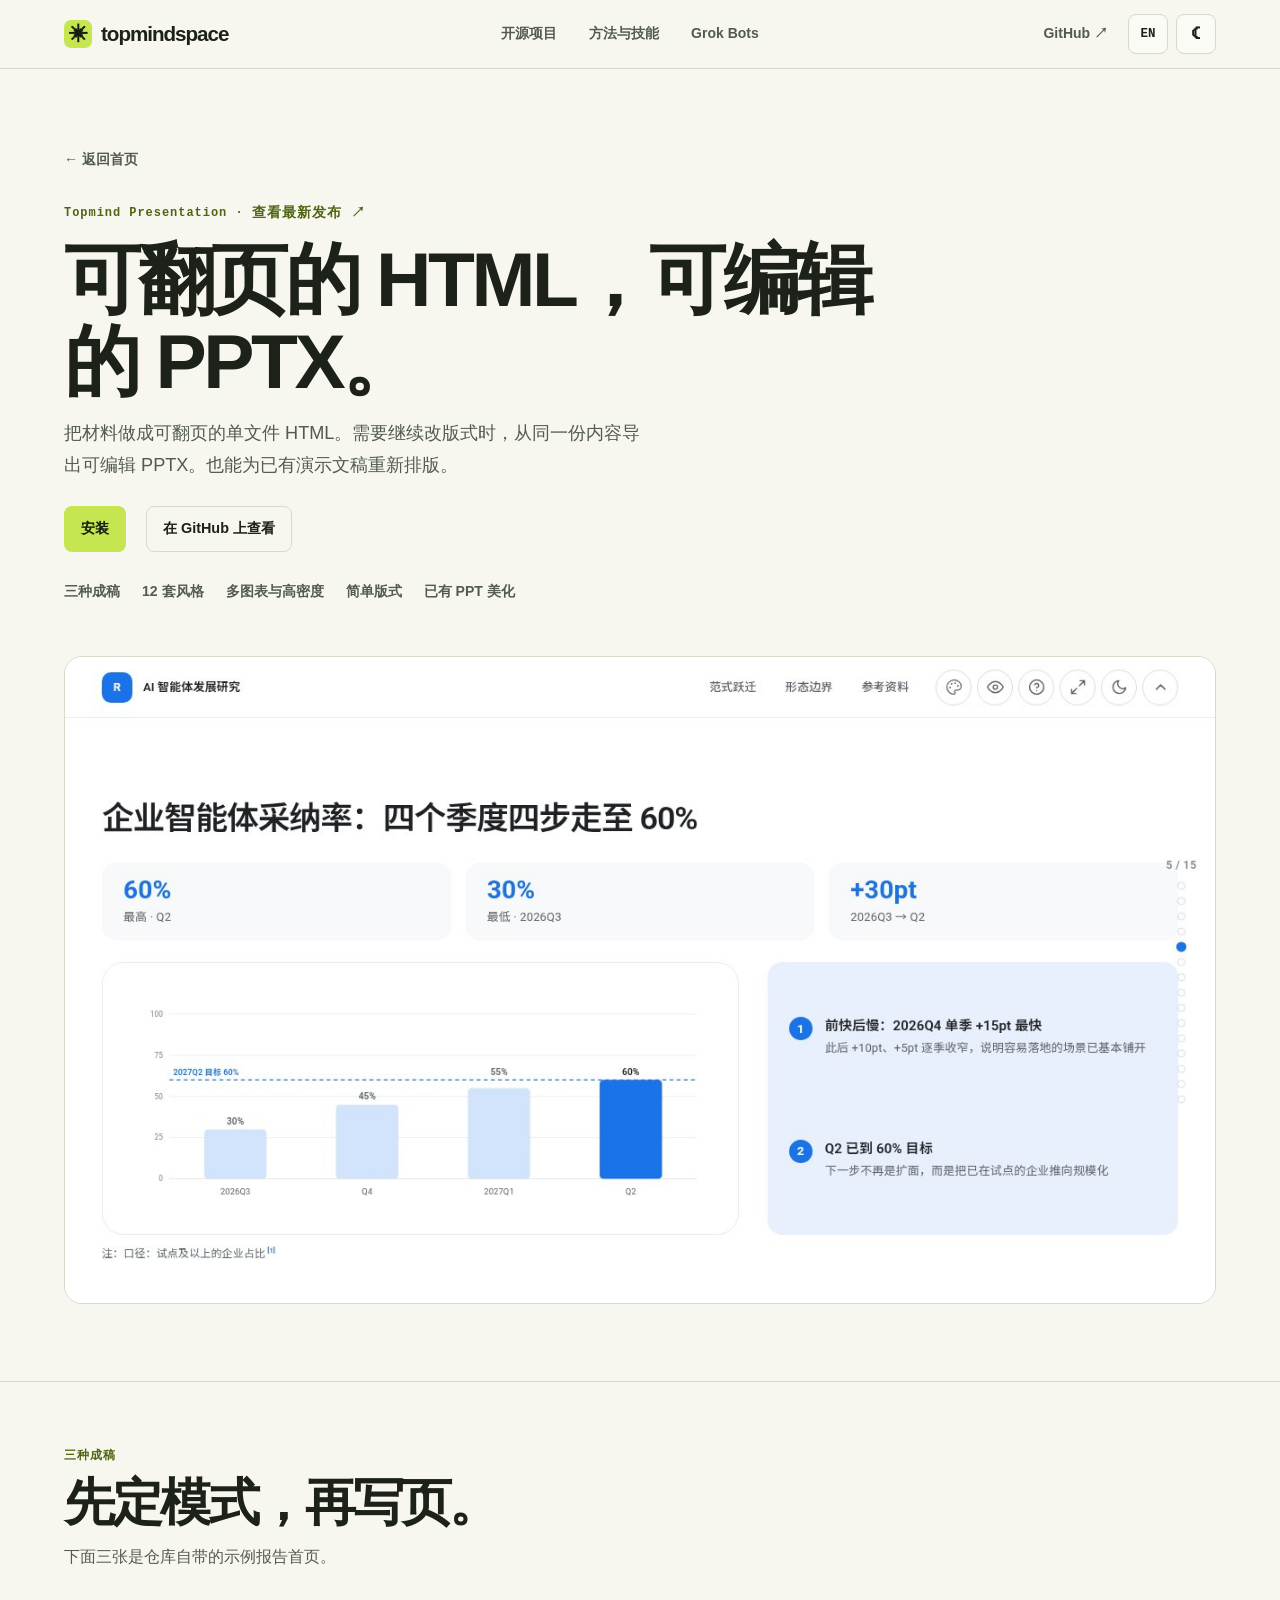
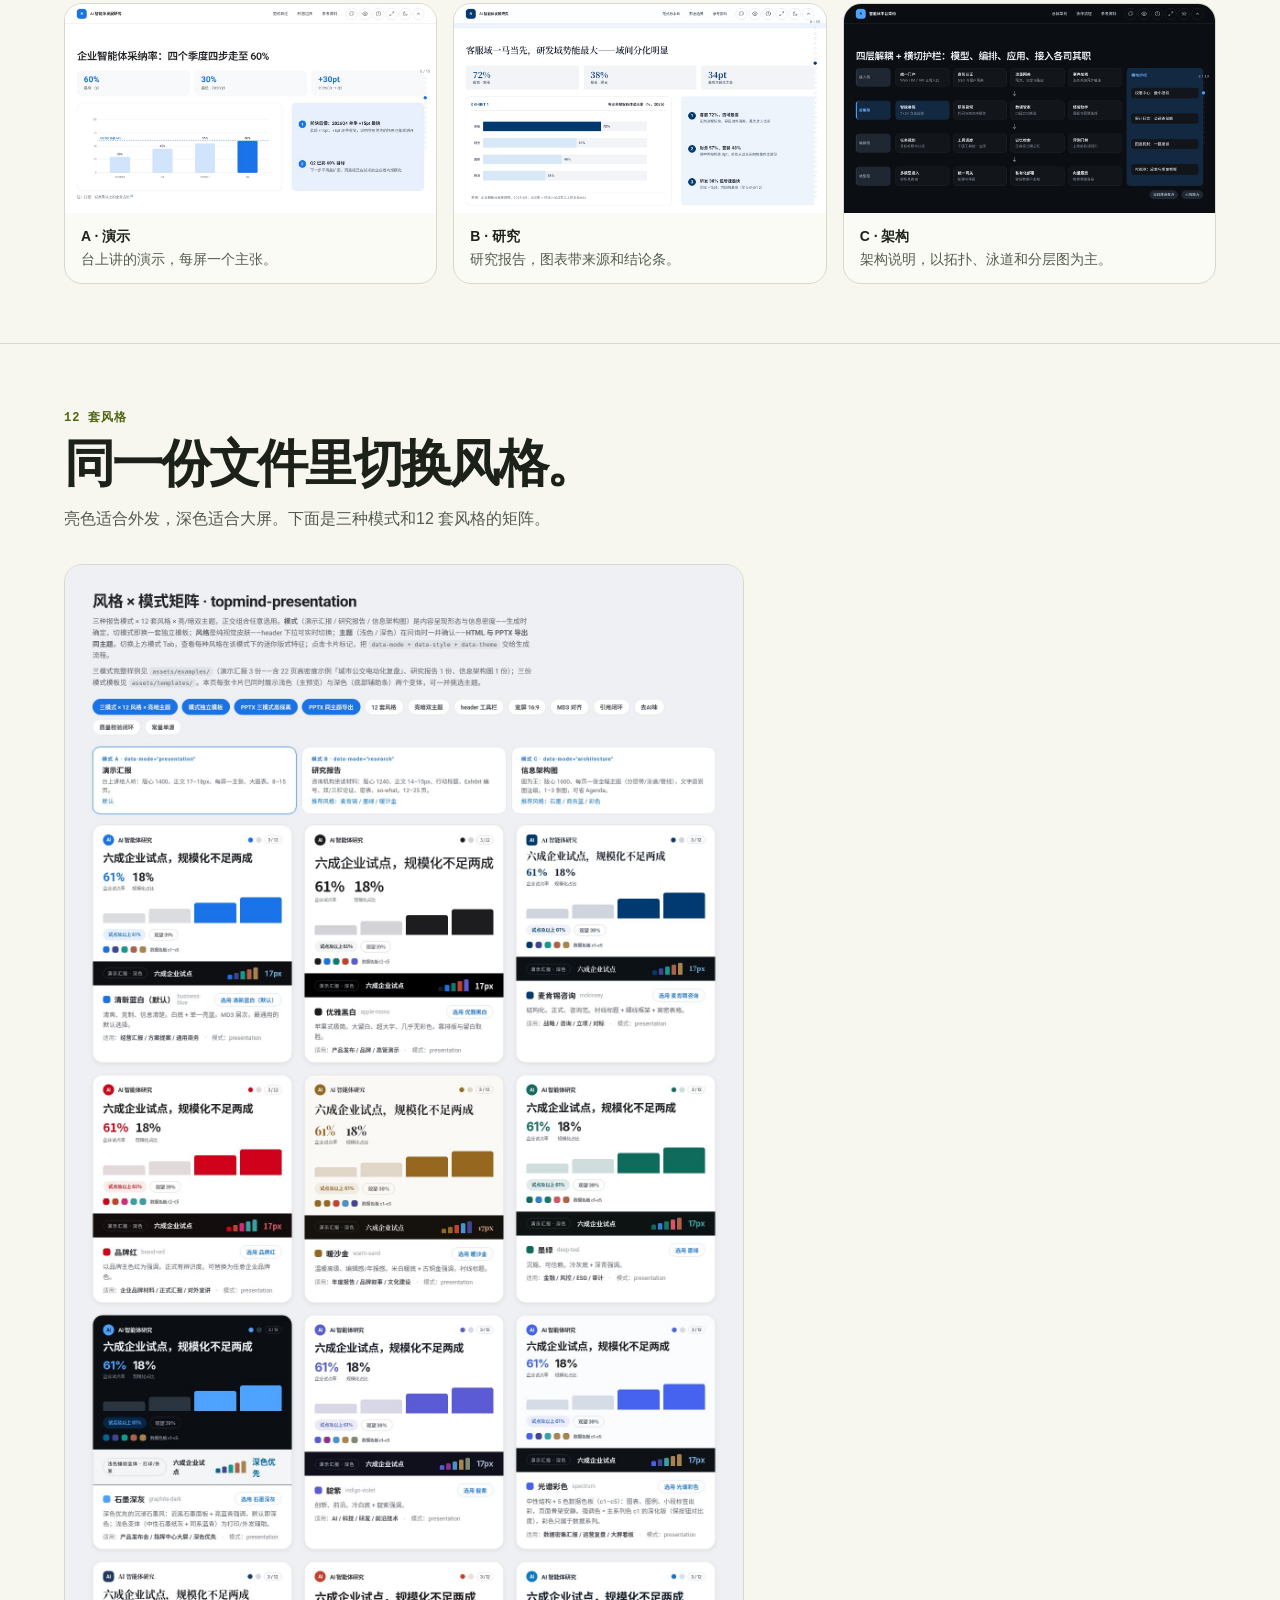
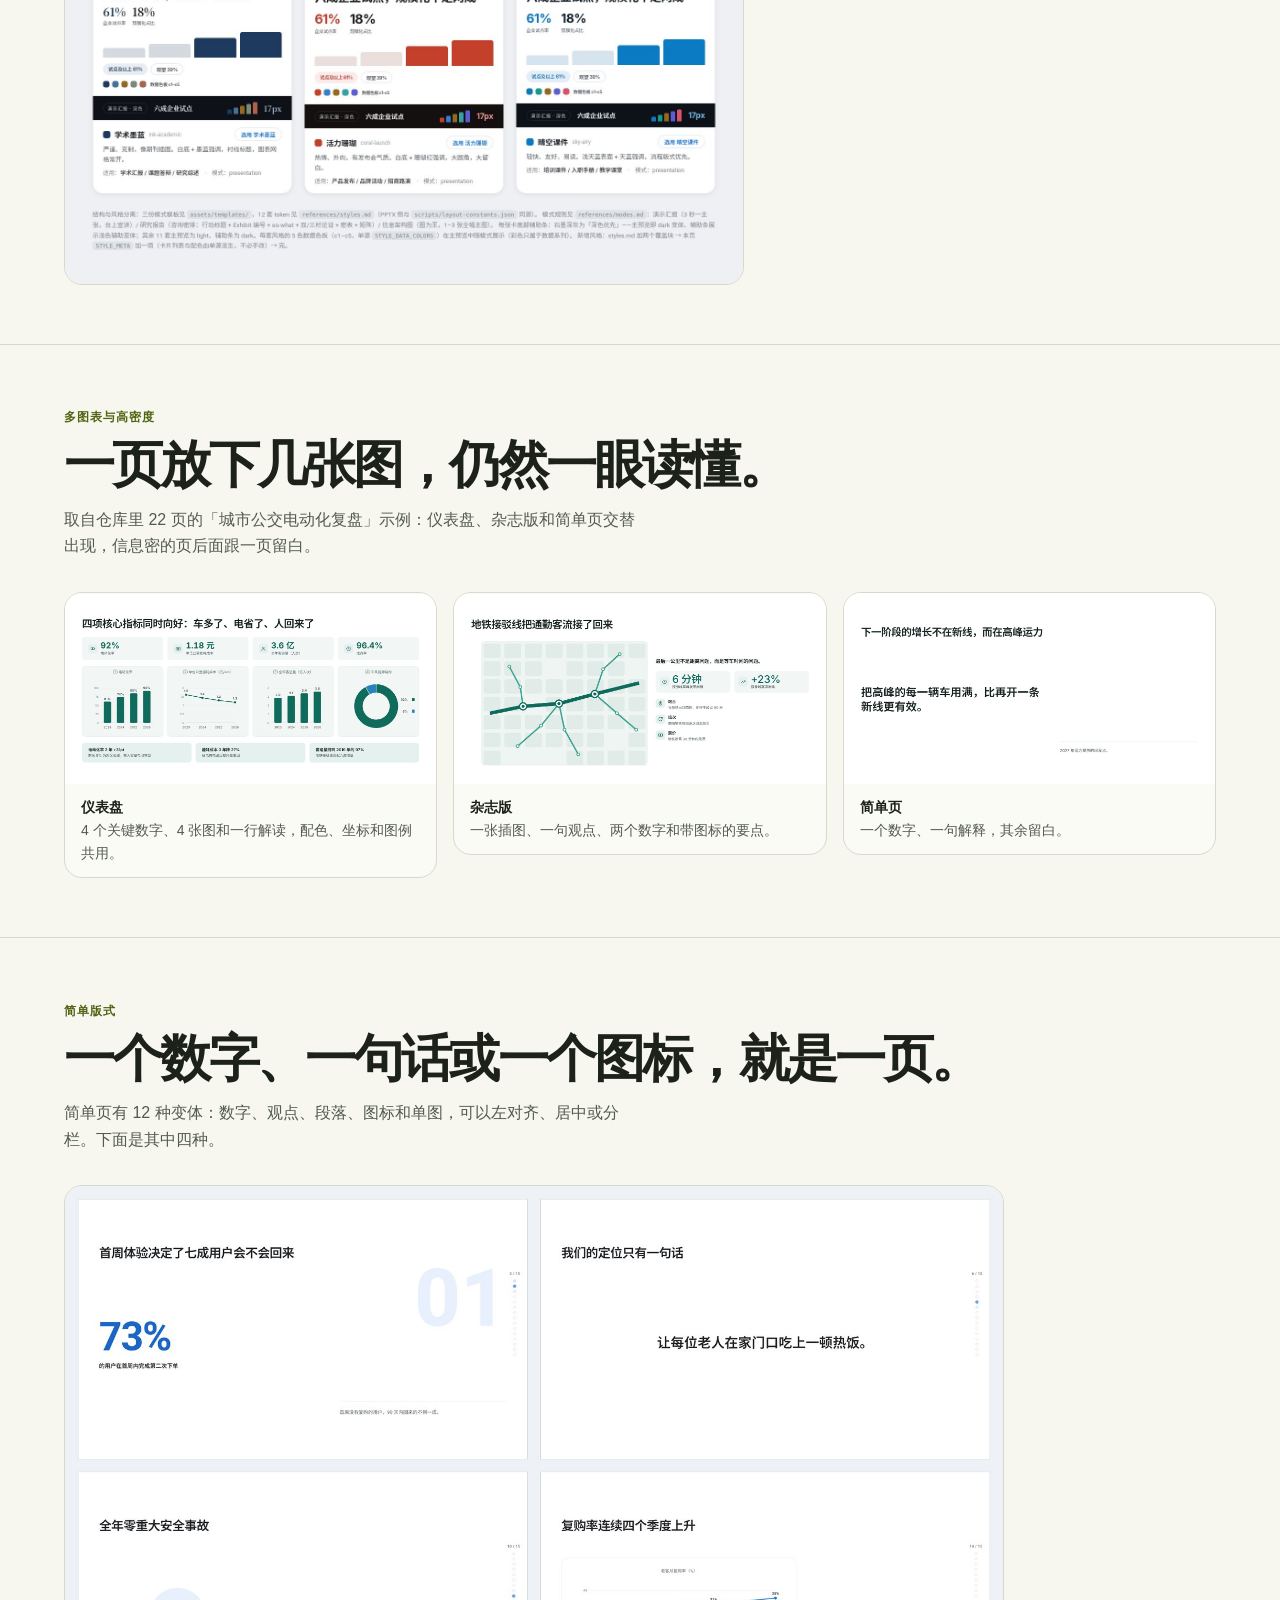
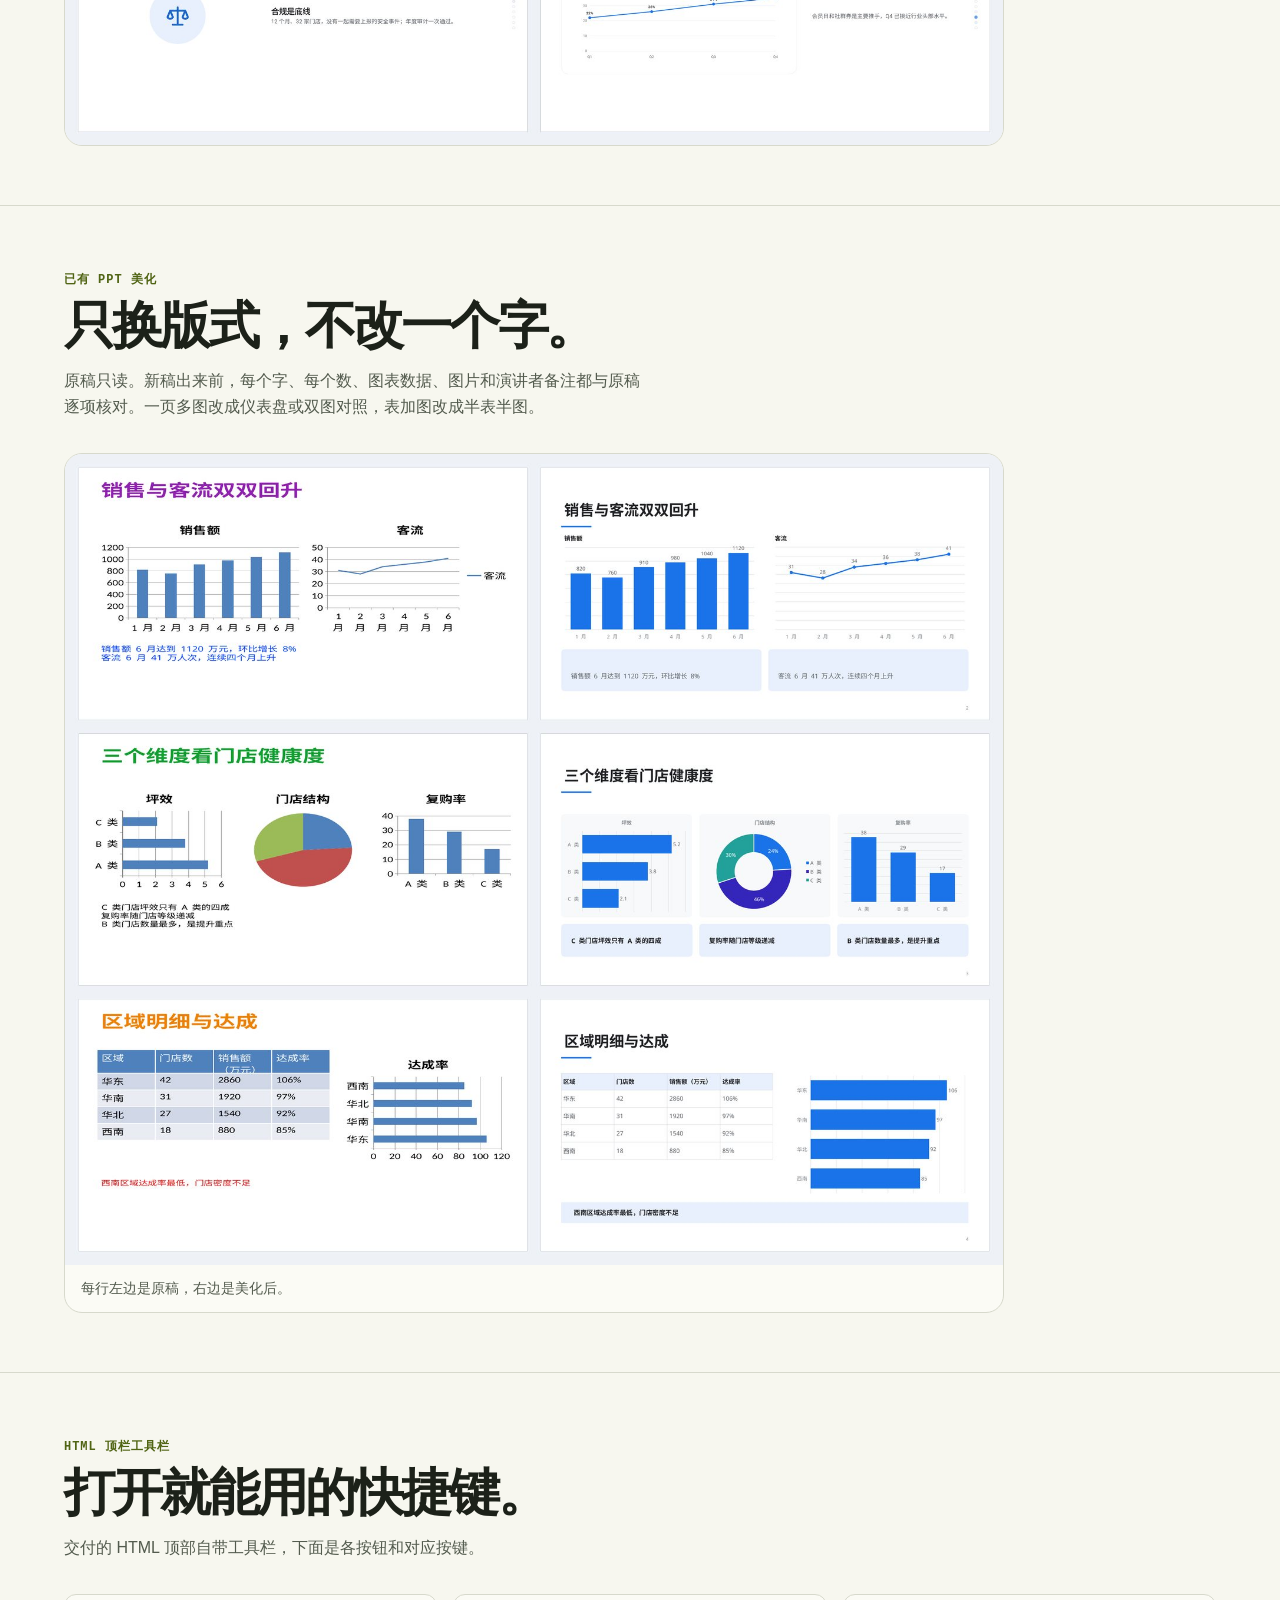
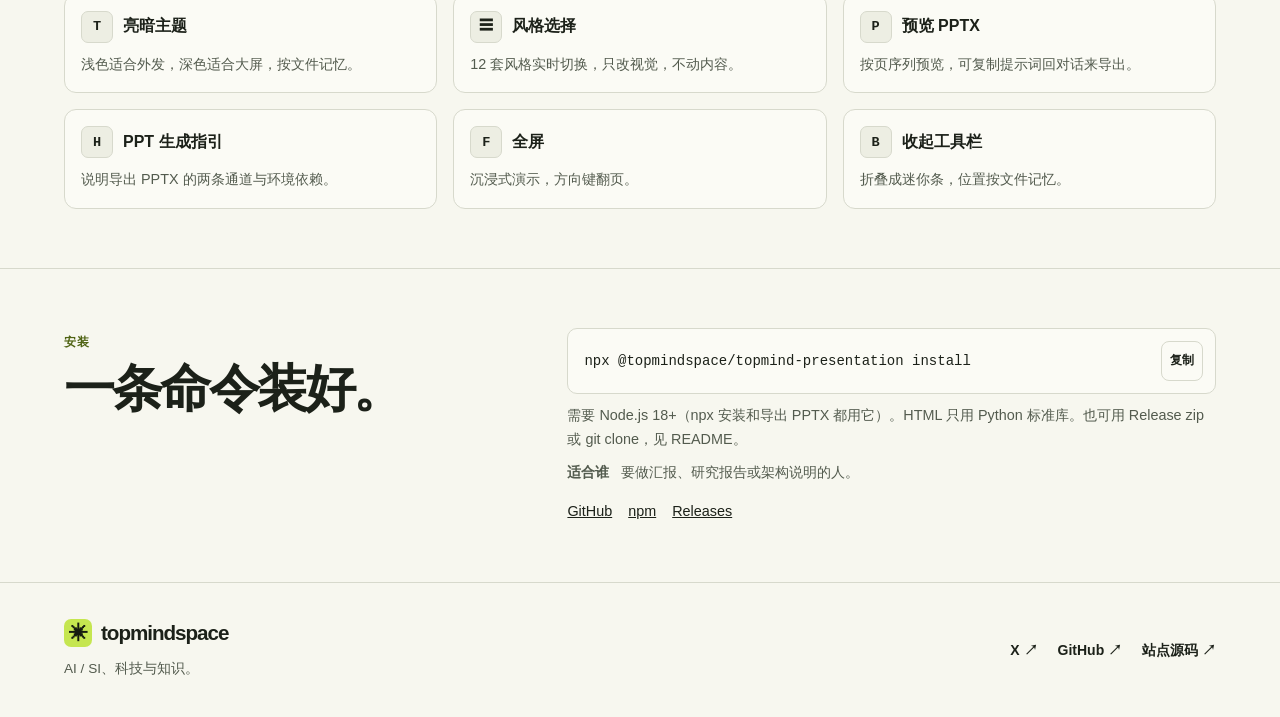
<file: tms-skills/index.html>
<!DOCTYPE html>
<html lang="zh-CN">
<head>
  <meta charset="UTF-8">
  <meta name="viewport" content="width=device-width, initial-scale=1.0">
  <title>页面已迁移 · Moved｜Topmind Presentation</title>
  <meta name="robots" content="noindex, follow">
  <link rel="canonical" href="https://topmindspace.github.io/presentation/">
  <meta http-equiv="refresh" content="0; url=/presentation/">
  <link rel="icon" type="image/png" href="/assets/img/work/mark.png">
  <style>
    body { margin: 0; min-height: 100vh; display: grid; place-items: center; background: #fefbff; color: #111318; font: 16px/26px -apple-system, BlinkMacSystemFont, "PingFang SC", "Microsoft YaHei", system-ui, sans-serif; text-align: center; padding: 24px; }
    a { color: #3d55c4; font-weight: 500; }
  </style>
</head>
<body>
  <p>此页面已迁移到 <a href="/presentation/">Topmind Presentation 项目页</a>。<br>This page has moved to <a href="/presentation/">the Topmind Presentation page</a>.</p>
  <script>location.replace('/presentation/');</script>
</body>
</html>
</file>
<file: assets/css/home.css>
:root {
    color-scheme: light;
    --page: #f7f7ef;
    --surface: #fbfbf5;
    --soft: #edeee3;
    --ink: #1c2119;
    --muted: #535b4e;
    --line: #d7d9cc;
    --accent: #c5e650;
    --accent-ink: #506414;
    --dark: #1c2317;
    --dark-ink: #f1f3e7;
    --dark-muted: #c4cbbc;
    --radius: 18px;
    --width: 1200px;
    --gutter: clamp(20px, 5vw, 72px);
    --sans: Geist, Inter, -apple-system, BlinkMacSystemFont, "Segoe UI", "PingFang SC", "Microsoft YaHei", sans-serif;
    --mono: "SFMono-Regular", Consolas, "Liberation Mono", monospace;
}

:root[data-theme="dark"] {
    color-scheme: dark;
    --page: #161a14;
    --surface: #1d231b;
    --soft: #232a20;
    --ink: #f2f3e9;
    --muted: #b3bcab;
    --line: #3a4536;
    --accent-ink: #d0e684;
    --dark: #222c1d;
}

@media (prefers-color-scheme: dark) {
    :root:not([data-theme]) {
        color-scheme: dark;
        --page: #161a14;
        --surface: #1d231b;
        --soft: #232a20;
        --ink: #f2f3e9;
        --muted: #b3bcab;
        --line: #3a4536;
        --accent-ink: #d0e684;
        --dark: #222c1d;
    }
}

*, *::before, *::after { box-sizing: border-box; }
html { scroll-padding-top: 92px; }
body { margin: 0; color: var(--ink); background: var(--page); font: 16px/1.65 var(--sans); }
img { display: block; max-width: 100%; height: auto; }
h1, h2, h3, p, figure { margin: 0; }
ul, ol { padding: 0; margin: 0; }
a { color: inherit; }
button { color: inherit; font: inherit; }
:focus-visible { outline: 2px solid var(--accent-ink); outline-offset: 4px; }
::selection { color: #191e12; background: var(--accent); }
[hidden] { display: none !important; }
.wrap { width: min(var(--width), calc(100% - 2 * var(--gutter))); margin-inline: auto; }
.skip-link { position: fixed; z-index: 20; top: 8px; left: 12px; padding: 8px 12px; transform: translateY(-150%); color: #171b11; background: var(--accent); }
.skip-link:focus { transform: none; }

.topbar { position: sticky; top: 0; z-index: 10; border-bottom: 1px solid var(--line); background: var(--page); }
.topbar__inner { min-height: 68px; display: flex; align-items: center; justify-content: space-between; gap: 20px; }
.wordmark { display: inline-flex; align-items: center; width: fit-content; font-size: clamp(1.03rem, 1.8vw, 1.29rem); font-weight: 760; line-height: 1; letter-spacing: -.05em; text-decoration: none; }
.mark { display: grid; place-items: center; flex: none; margin-inline-end: 9px; width: 28px; height: 28px; border-radius: 7px; color: #161c10; background: var(--accent); font: bold 19px/1 var(--sans); letter-spacing: 0; }
.topbar__links, .topbar__actions { display: flex; align-items: center; gap: 8px; }
.nav__link, .topbar__github { border-radius: 8px; padding: 9px 12px; font-size: .875rem; font-weight: 650; color: var(--muted); text-decoration: none; white-space: nowrap; }
.nav__link:hover, .topbar__github:hover, .nav__link[aria-current="location"], .icon-btn:hover { background: var(--soft); color: var(--ink); }
.icon-btn {
    display: inline-grid;
    place-items: center;
    min-height: 40px;
    min-width: 40px;
    padding: 0 8px;
    border: 1px solid var(--line);
    border-radius: 8px;
    background: var(--surface);
    cursor: pointer;
    font: 600 .78rem/1 var(--mono);
}
#themeToggle { font-size: 1.18rem; }
.when-dark, [data-theme="dark"] .when-light { display: none; }
[data-theme="dark"] .when-dark { display: inline; }
.topbar__burger, :root:not(.js) .topbar__actions button, :root:not(.js) .copy-btn { display: none; }

.home-hero { display: grid; grid-template-columns: minmax(0, 1fr) minmax(0, 1fr); gap: clamp(20px, 4vw, 60px); align-items: center; padding-block: clamp(44px, 4.7vw, 70px); }
.home-hero__art { overflow: hidden; border-radius: var(--radius); background: #171b11; }
.home-hero__art img { width: 100%; aspect-ratio: 1.42; object-fit: cover; }
.eyebrow { color: var(--accent-ink); font: 650 .75rem/1.5 var(--mono); letter-spacing: .08em; }
.status-dot { display: inline-block; width: 8px; height: 8px; margin-inline-end: 10px; vertical-align: 1px; border-radius: 50%; background: var(--accent-ink); }
.home-hero h1 { margin-block: 18px 24px; font-size: clamp(3.4rem, 6.7vw, 6rem); line-height: .96; letter-spacing: -.075em; word-spacing: .055em; font-weight: 760; }
.hero-period { color: var(--accent-ink); }
.lede { max-width: 45ch; color: var(--muted); font-size: clamp(1rem, 1.42vw, 1.17rem); line-height: 1.75; }
.actions { display: flex; flex-wrap: wrap; gap: 12px 20px; align-items: center; }
.home-hero .actions { margin-top: 28px; }
.btn { display: inline-flex; align-items: center; justify-content: center; gap: .85em; width: fit-content; min-height: 46px; padding: 10px 16px; border: 1px solid transparent; border-radius: 8px; text-decoration: none; font-weight: 700; font-size: .9rem; transition: background-color 140ms ease, color 140ms ease, border-color 140ms ease; }
.btn--primary { color: #161c10; background: var(--accent); }
.btn--primary:hover { background: #d8f485; }
.btn--outline { border-color: var(--line); }
.btn--outline:hover { background: var(--soft); }
.text-link { display: inline-flex; align-items: center; gap: .35em; min-height: 32px; text-decoration: none; font-weight: 680; font-size: .88rem; }
.text-link:hover { text-decoration: underline; text-underline-offset: .27em; }
.text-link--muted { color: var(--muted); }

.section { border-top: 1px solid var(--line); padding-block: clamp(34px, 4.6vw, 64px); }
.section__head { margin-bottom: clamp(18px, 2.5vw, 34px); }
.section__head--split { display: flex; justify-content: space-between; align-items: end; gap: 12px 24px; flex-wrap: wrap; }
.headline { margin-top: 6px; font-size: clamp(1.95rem, 4vw, 3.5rem); font-weight: 730; letter-spacing: -.055em; line-height: 1.15; text-wrap: pretty; }
.section__lead, .section__head .body { margin-top: 12px; max-width: 65ch; color: var(--muted); }
.work-grid, .bot-grid { display: grid; gap: clamp(12px, 1.55vw, 20px); }
.work-grid { grid-template-columns: repeat(3, minmax(0, 1fr)); }
.work-grid--tools { align-items: start; }
.bot-grid { grid-template-columns: repeat(2, minmax(0, 1fr)); }
.work { display: flex; flex-direction: column; min-width: 0; border: 1px solid var(--line); border-radius: 14px; background: var(--surface); overflow: hidden; }
.work__media { position: relative; overflow: hidden; width: 100%; aspect-ratio: 2.12; }
.work__media img { width: 100%; height: 100%; object-fit: cover; }
.work__media--film { background: #151e27; }
.work__media--desktop { background: #dfe4da; }
.work__media--desktop img { object-position: center 25%; }
.work__media--kanban { background: #e1e6db; }
.work__media--kanban img { position: absolute; top: 9%; left: 6%; width: 88%; height: 92%; border: 1px solid #c5cfc1; border-radius: 6px 6px 0 0; object-position: top; box-shadow: 0 8px 22px #293c292d; }
.work__body { display: flex; flex: 1; flex-direction: column; align-items: start; gap: 6px; padding: clamp(14px, 1.55vw, 21px); }
.work__body h3, .bot h3 { font-size: clamp(1.22rem, 1.9vw, 1.58rem); font-weight: 730; letter-spacing: -.04em; line-height: 1.2; overflow-wrap: anywhere; }
.work__body > p:not(.eyebrow) { color: var(--muted); font-size: .9rem; line-height: 1.62; }
.work__body .actions { margin-top: auto; padding-top: 4px; gap: 0 14px; }
.work__links { display: flex; flex-wrap: wrap; gap: 0 14px; align-content: start; min-height: 44px; padding: 4px clamp(14px, 1.55vw, 21px); list-style: none; border-top: 1px solid var(--line); background: var(--soft); }
.work__links a, .detail-links a { display: flex; align-items: center; gap: 6px; min-height: 34px; color: var(--muted); font-size: .79rem; font-weight: 650; text-decoration: none; }
.work__links a:hover, .detail-links a:hover { color: var(--ink); text-decoration: underline; text-underline-offset: .2em; }
.work__details { border-top: 1px solid var(--line); }
.work__details summary { padding: 10px clamp(14px, 1.55vw, 21px); color: var(--accent-ink); font-size: .86rem; font-weight: 680; cursor: pointer; }
.work__details summary:hover { background: var(--soft); }
.work__details summary:focus-visible { outline-offset: -4px; }
.detail-links { padding: 0 clamp(14px, 1.55vw, 21px) 10px; list-style: none; }
.detail-links li { border-top: 1px solid var(--line); }
.detail-links a { justify-content: space-between; flex-wrap: wrap; gap: 0 8px; padding: 6px 0; }
.detail-links a small { font: .7rem/1.4 var(--mono); }
.detail-steps { margin-inline: clamp(24px, 2.6vw, 36px) 14px; padding-bottom: 12px; color: var(--muted); font-size: .85rem; }
.detail-steps li { margin-top: 5px; }
.research-link { display: flex; flex-wrap: wrap; align-items: center; gap: 0 14px; margin-top: 14px; color: var(--muted); font-size: .875rem; }
.research-link a { color: var(--ink); }

.bot { display: flex; flex-direction: column; align-items: start; position: relative; isolation: isolate; min-height: 174px; padding: clamp(18px, 2.3vw, 28px); gap: 6px; overflow: hidden; border-radius: var(--radius); background: var(--dark); color: var(--dark-ink); }
.bot--public { background: #273224; }
.bot::before {
    content: "";
    position: absolute;
    z-index: -1;
    width: 310px;
    aspect-ratio: 1;
    right: -126px;
    bottom: -157px;
    border-radius: 50%;
    background: repeating-radial-gradient(circle, transparent 0 13px, #c5e650 14px, transparent 15px 22px);
    opacity: .15;
    pointer-events: none;
}
.bot--public::before { right: -75px; bottom: -184px; }
.bot > p { max-width: 52ch; color: var(--dark-muted); margin-bottom: 6px; font-size: .9rem; }
.btn--bot { color: var(--dark-ink); border-color: #68715c; min-height: 38px; padding-block: 6px; margin-top: auto; }
.btn--bot:hover { color: #1c2119; background: var(--accent); border-color: var(--accent); }
.bot :focus-visible { outline-color: var(--accent); }
.bot-source { margin-top: 14px; }

.footer { border-top: 1px solid var(--line); }
.footer__inner { display: flex; flex-wrap: wrap; align-items: center; justify-content: space-between; gap: 20px 32px; min-height: 134px; padding-block: 26px; }
.footer__inner p { margin-top: 10px; color: var(--muted); font-size: .85rem; }
.footer__links { display: flex; gap: 10px 20px; flex-wrap: wrap; }
.footer__links a { font-size: .875rem; text-decoration: none; font-weight: 650; }
.footer__links a:hover { text-decoration: underline; text-underline-offset: .25em; }

.detail-hero { padding-block: clamp(34px, 5.8vw, 80px) clamp(38px, 6vw, 84px); }
.detail-hero .eyebrow { margin-top: 22px; }
.detail-hero .display { max-width: 21ch; margin-block: 10px 16px; font-size: clamp(2.3rem, 6vw, 5.6rem); font-weight: 740; letter-spacing: -.045em; line-height: 1.06; text-wrap: pretty; }
.detail-hero .lede { max-width: 58ch; }
.detail-hero .actions { margin-top: 24px; }
.detail-hero .shot { margin-top: clamp(22px, 4vw, 48px); }
.detail-nav { display: flex; flex-wrap: wrap; gap: 8px 22px; margin-top: 24px; }
.detail-nav a { color: var(--muted); }
.samples, .keys { display: grid; grid-template-columns: repeat(3, minmax(0, 1fr)); gap: 16px; list-style: none; }
.shot { overflow: hidden; border: 1px solid var(--line); border-radius: var(--radius); background: var(--surface); }
.shot img { width: 100%; }
.shot figcaption { padding: 12px 16px; color: var(--muted); font-size: .875rem; }
.shot figcaption strong { display: block; color: var(--ink); }
.matrix { max-width: 680px; }
.matrix--wide { max-width: 940px; }
.key { padding: 16px; border: 1px solid var(--line); border-radius: 12px; background: var(--surface); }
.key__name { display: flex; align-items: center; gap: 10px; font-weight: 680; }
.key__desc, .note, .facts { margin-top: 10px; font-size: .9rem; color: var(--muted); }
kbd { display: grid; place-items: center; min-width: 32px; min-height: 32px; border: 1px solid var(--line); border-radius: 7px; background: var(--soft); font: 650 .85rem/1 var(--mono); }
.install { display: grid; grid-template-columns: minmax(0, .85fr) minmax(0, 1.15fr); gap: 24px; align-items: start; }
.cmd { display: flex; align-items: center; flex-wrap: wrap; gap: 8px; padding: 12px; border: 1px solid var(--line); border-radius: 10px; background: var(--surface); }
.cmd pre { flex: 1 1 215px; white-space: pre-wrap; overflow-wrap: anywhere; margin: 0; padding: 4px; font: .875rem/1.6 var(--mono); }
.facts__row { display: flex; gap: 12px; }
.facts__row dt { font-weight: 700; }
.facts__row dd { margin: 0; }
.links { display: flex; flex-wrap: wrap; gap: 16px; font-size: .9rem; }
.toast { position: fixed; z-index: 15; right: var(--gutter); bottom: 24px; visibility: hidden; padding: 10px 16px; border-radius: 8px; background: var(--ink); color: var(--page); }
.toast.is-visible { visibility: visible; }

@media (min-width: 1100px) {
    .work-grid--tools .work__body > p:not(.eyebrow) { min-block-size: 2lh; }
}

@media (max-width: 890px) {
    .topbar__inner { gap: 10px; }
    .topbar__github { display: none; }
    .home-hero h1 { font-size: clamp(3.25rem, 7.5vw, 4.7rem); }
}

@media (max-width: 850px) {
    .work-grid { grid-template-columns: repeat(2, minmax(0, 1fr)); }
}

@media (max-width: 690px) {
    html { scroll-padding-top: 78px; }
    .topbar__inner { min-height: 60px; flex-wrap: wrap; }
    .topbar__links { order: 3; width: 100%; flex-wrap: wrap; padding-bottom: 10px; }
    .js .topbar__links { display: none; }
    .js .topbar.is-open .topbar__links { display: flex; }
    .js .topbar__burger { display: inline-grid; font-size: 1rem; }
    .home-hero { grid-template-columns: 1fr; gap: 26px; padding-block: 42px; }
    .home-hero h1 { margin-block: 12px 18px; font-size: clamp(3.05rem, 11vw, 5.7rem); }
    .home-hero .actions { margin-top: 18px; }
    .install { grid-template-columns: 1fr; }
    .samples, .keys { grid-template-columns: repeat(2, minmax(0, 1fr)); }
}

@media (max-width: 580px) {
    .work-grid, .bot-grid { grid-template-columns: 1fr; }
}

@media (max-width: 425px) {
    .samples, .keys { grid-template-columns: 1fr; }
    .section__head--split .text-link { min-height: 24px; }
}

@media (prefers-reduced-motion: reduce) {
    *, *::before, *::after { transition: none !important; }
}

@media (prefers-contrast: more) {
    :root { --line: var(--muted); }
    a:not(.wordmark, .work__media) { text-decoration: underline; }
}
</file>
